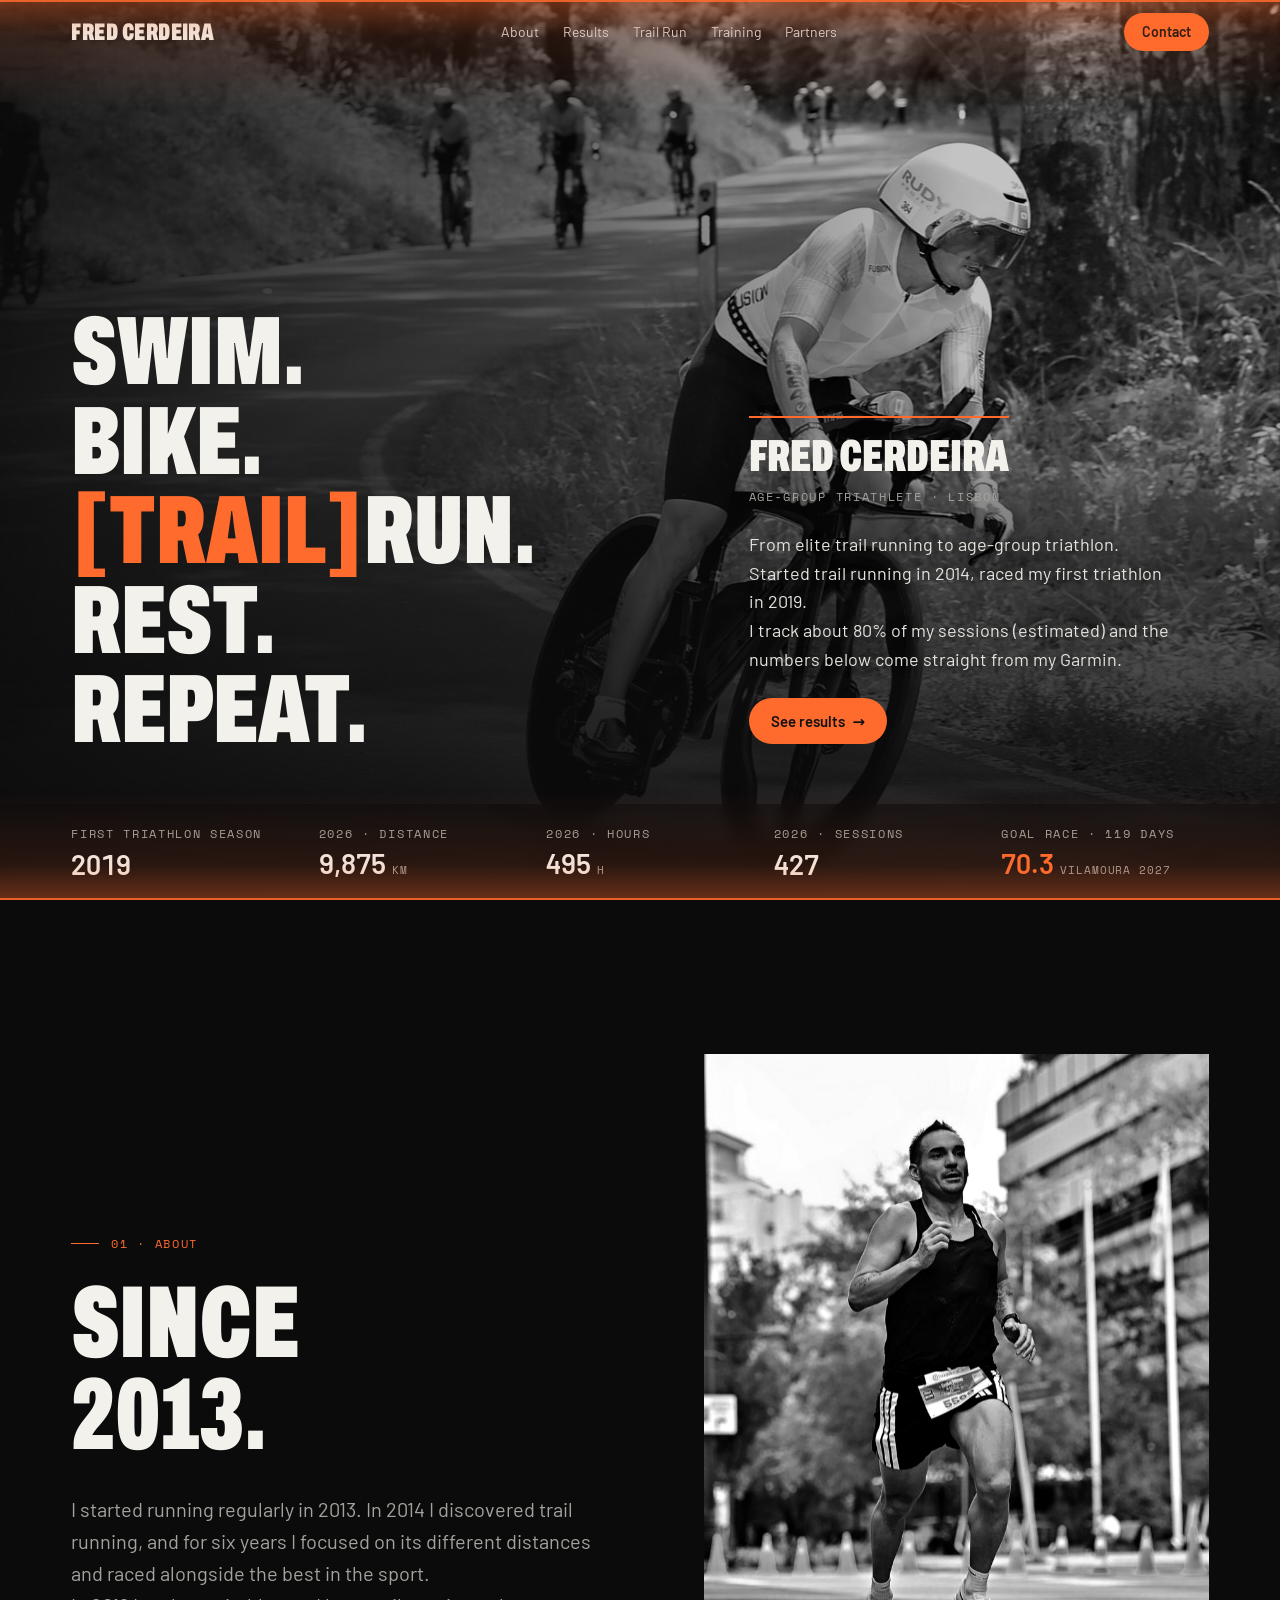
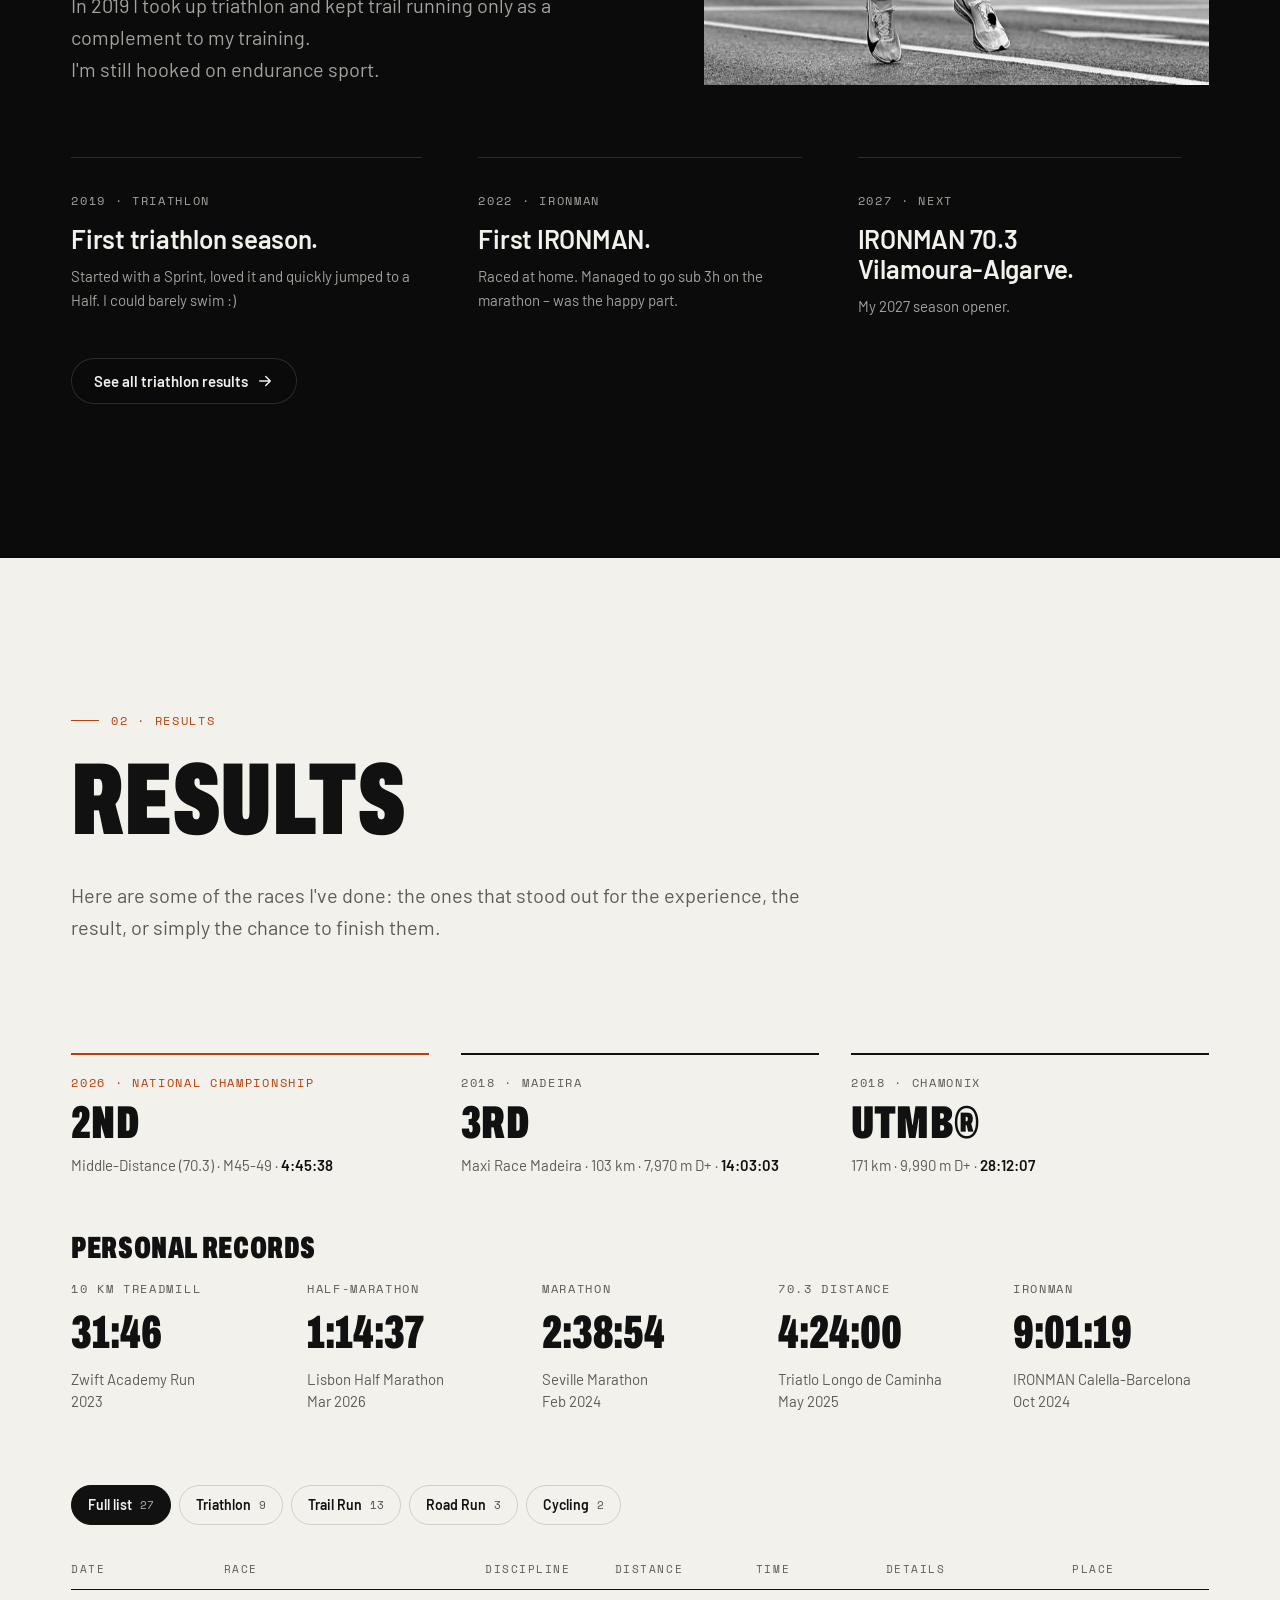
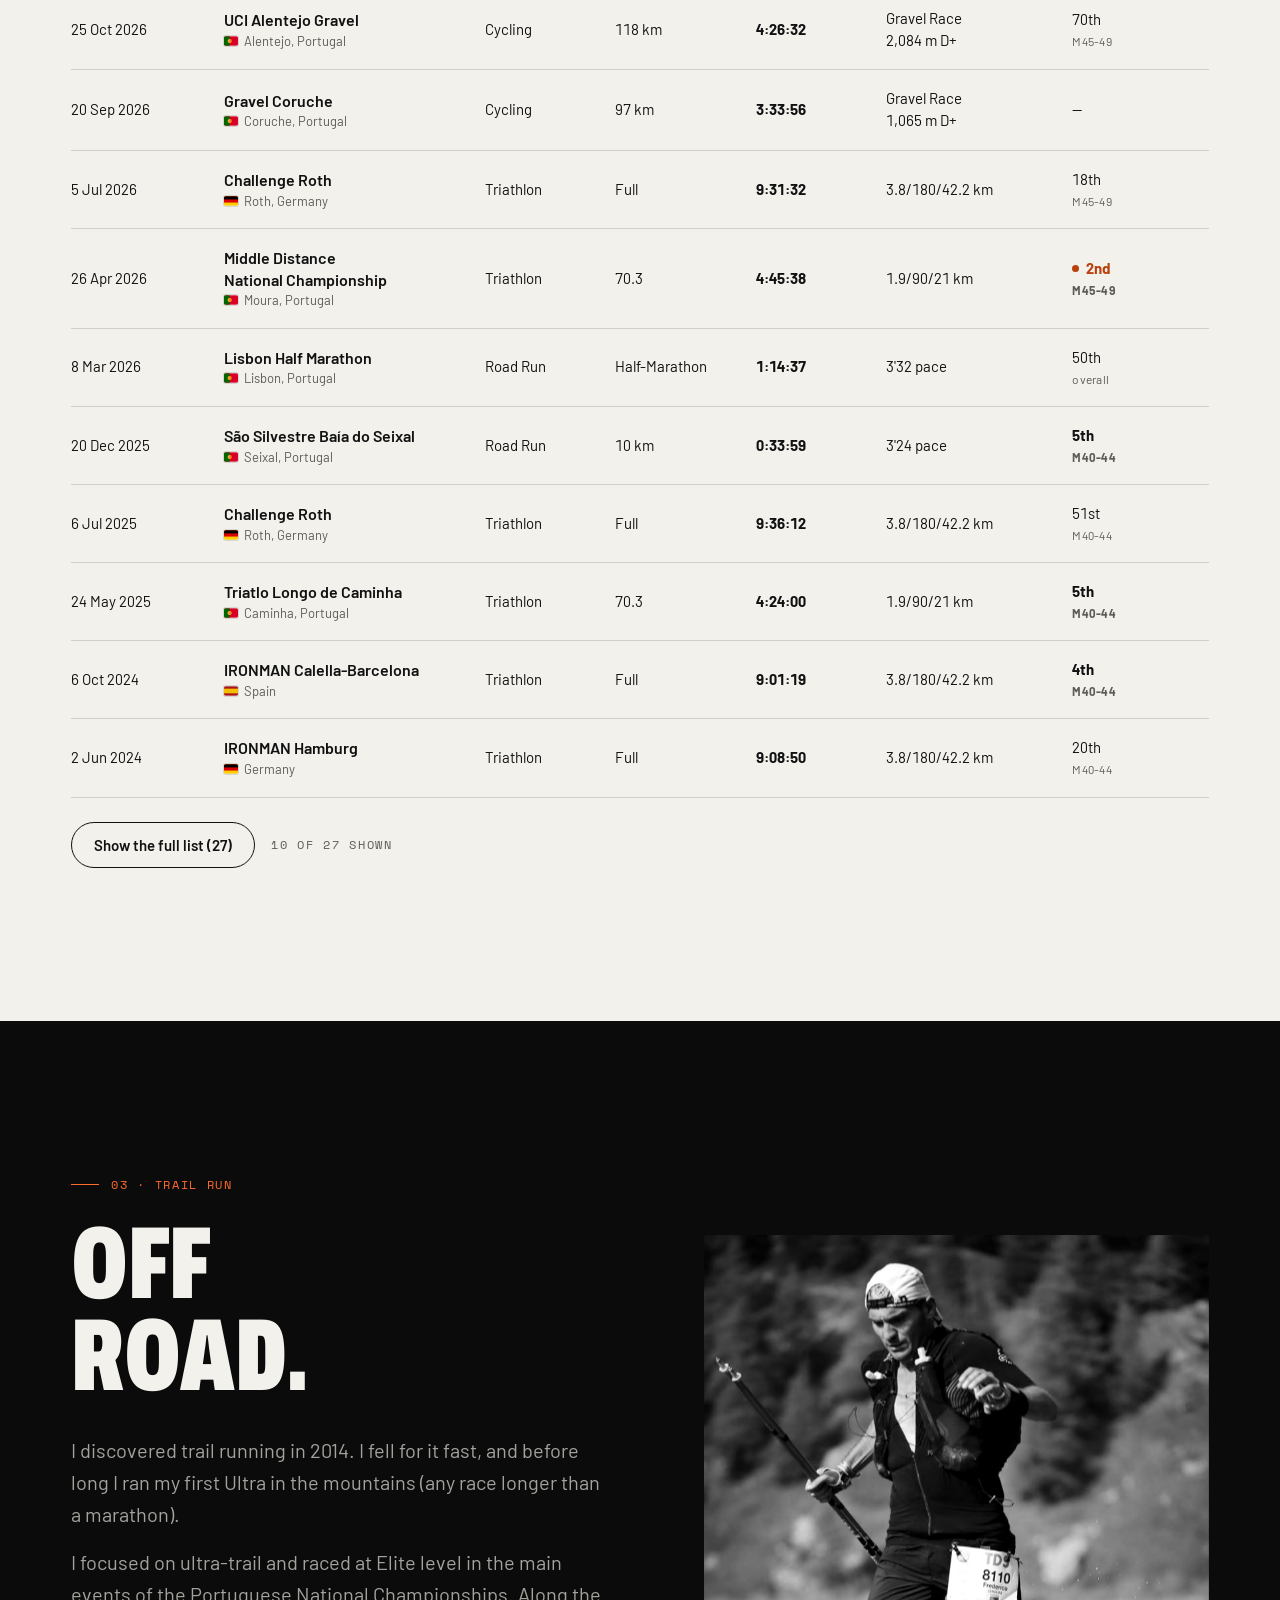
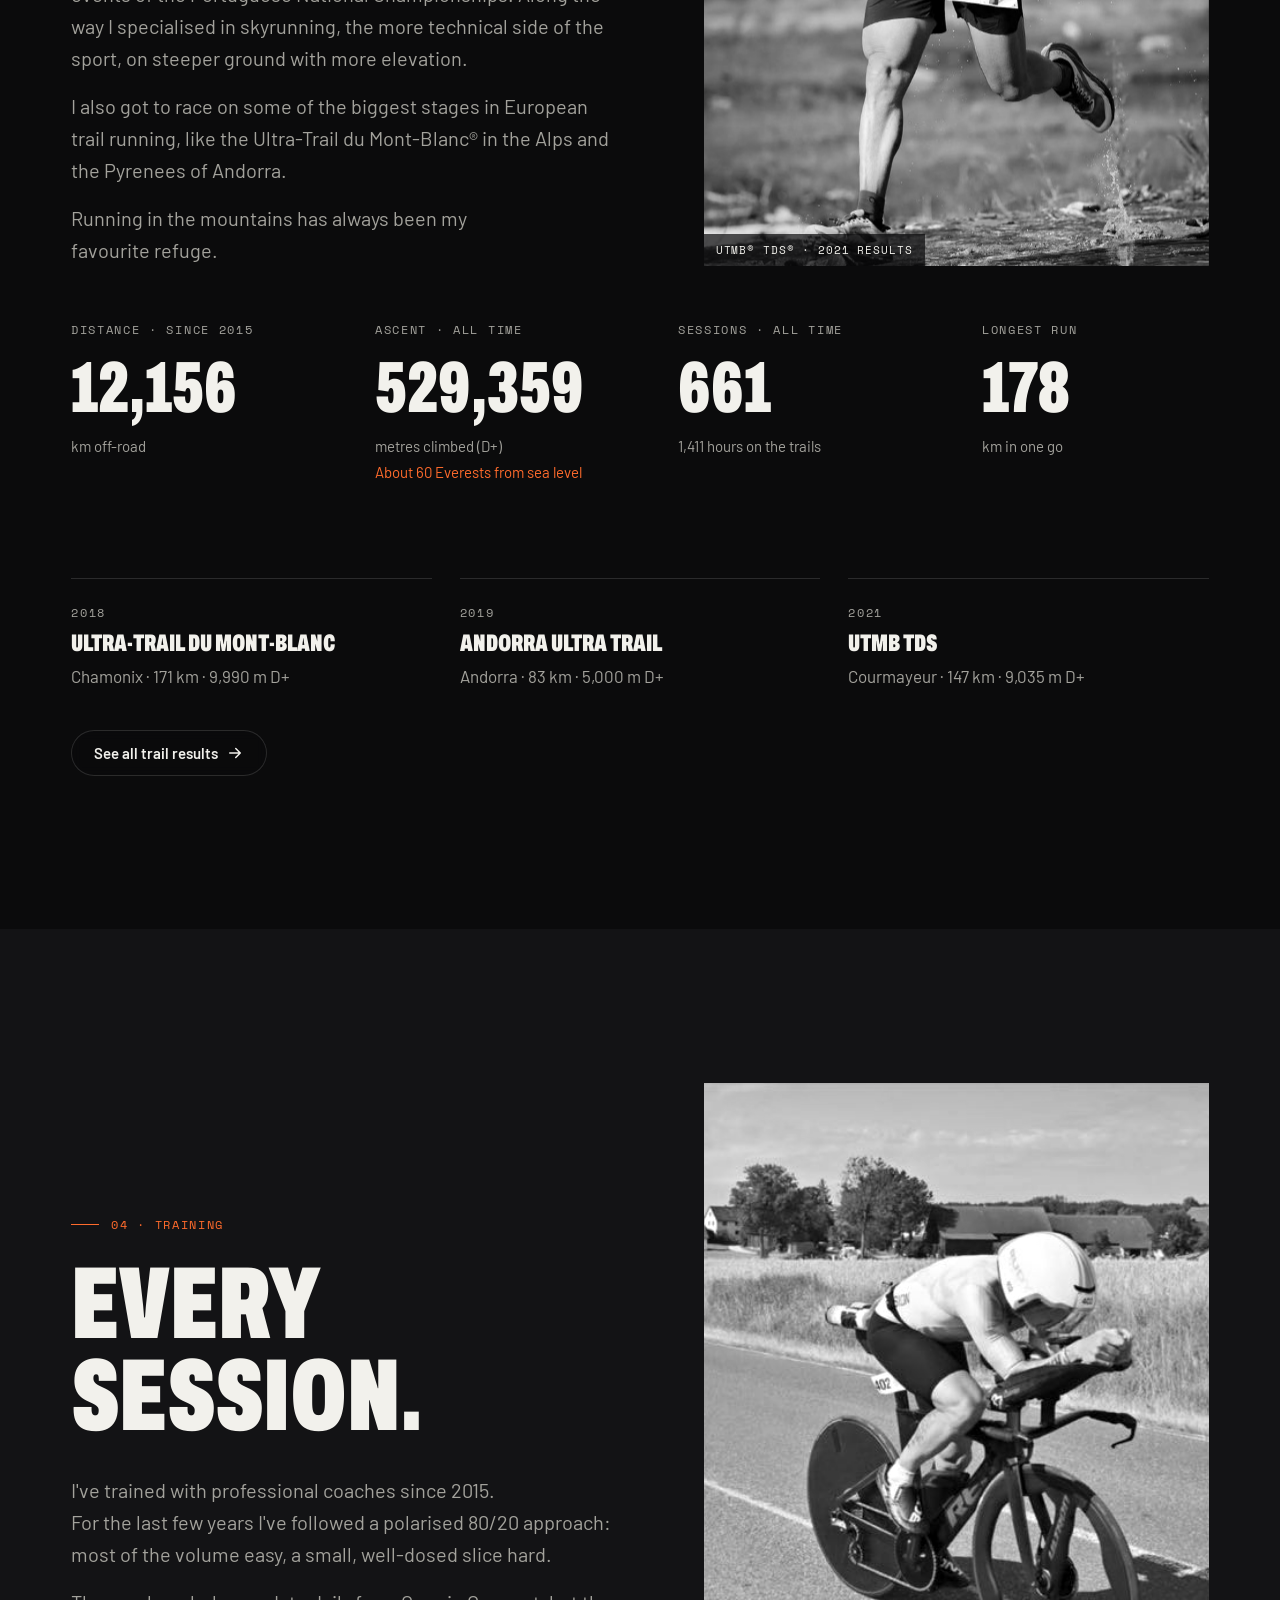
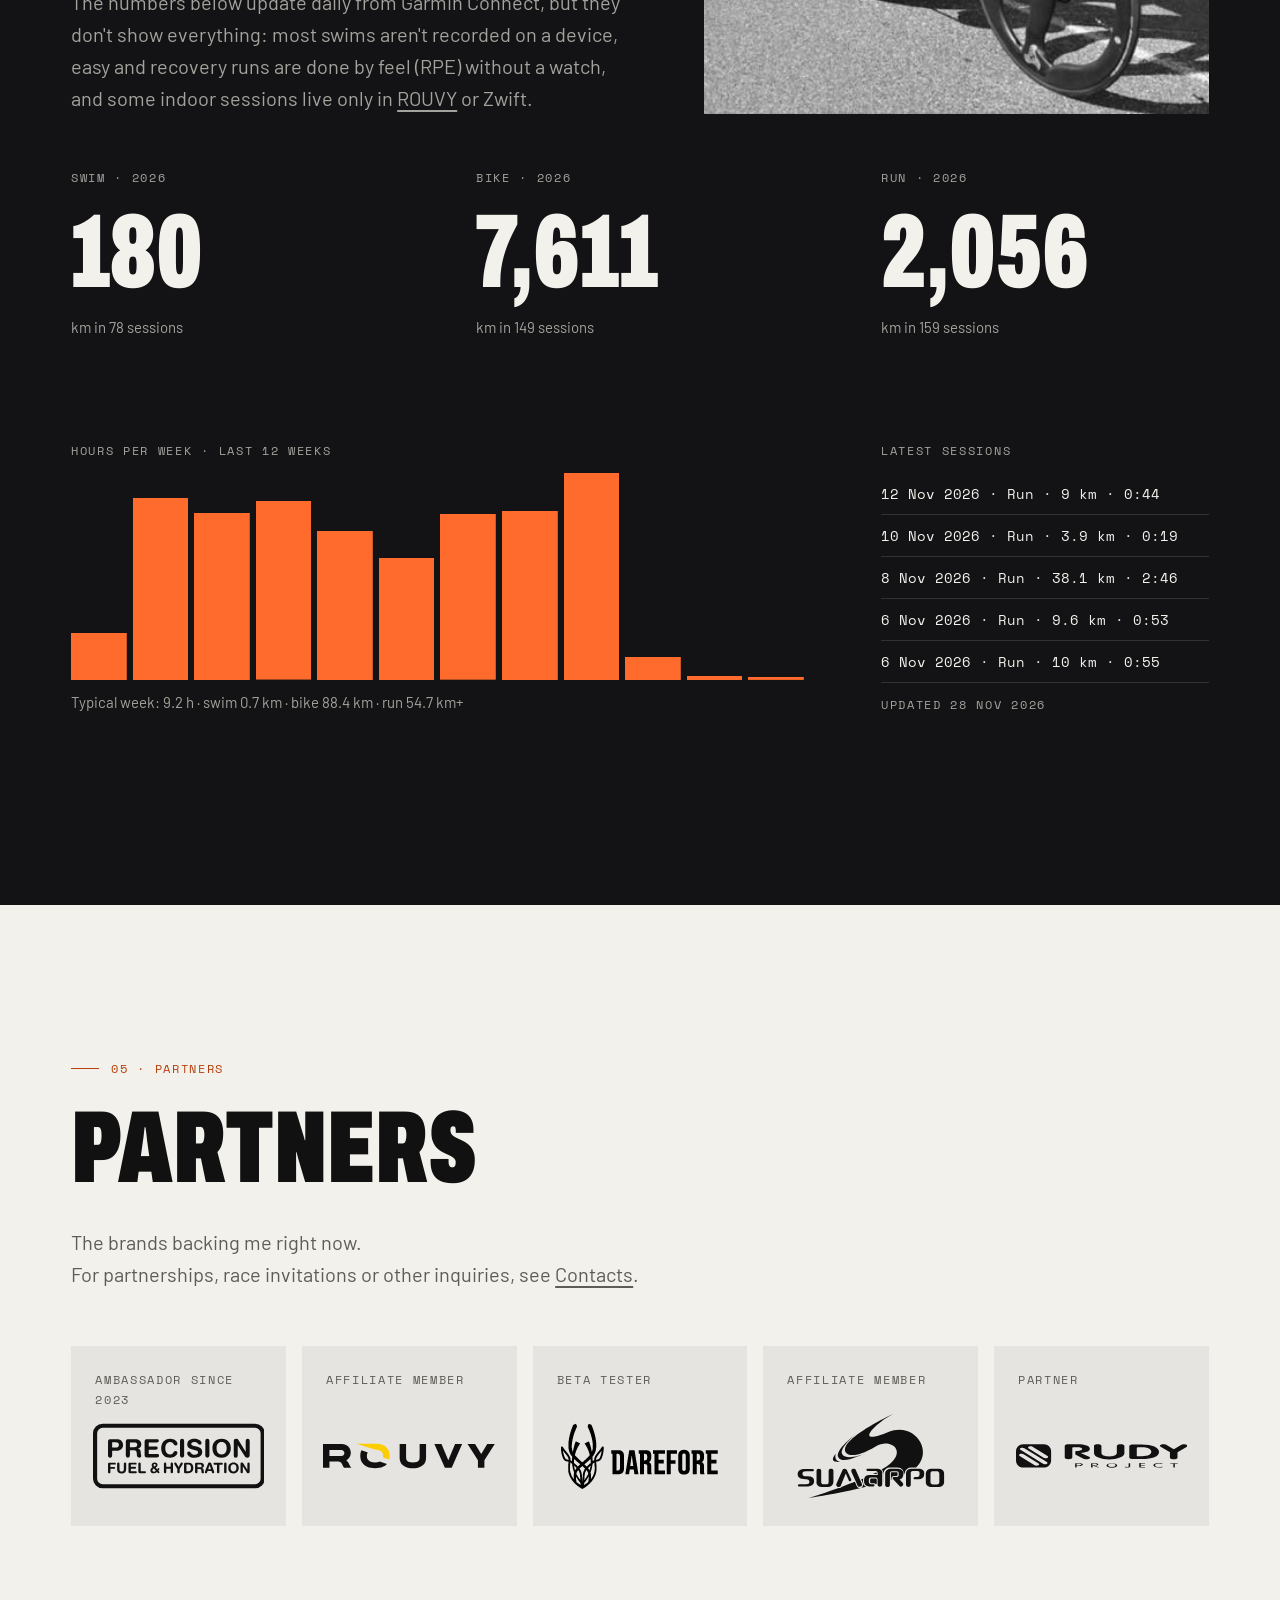
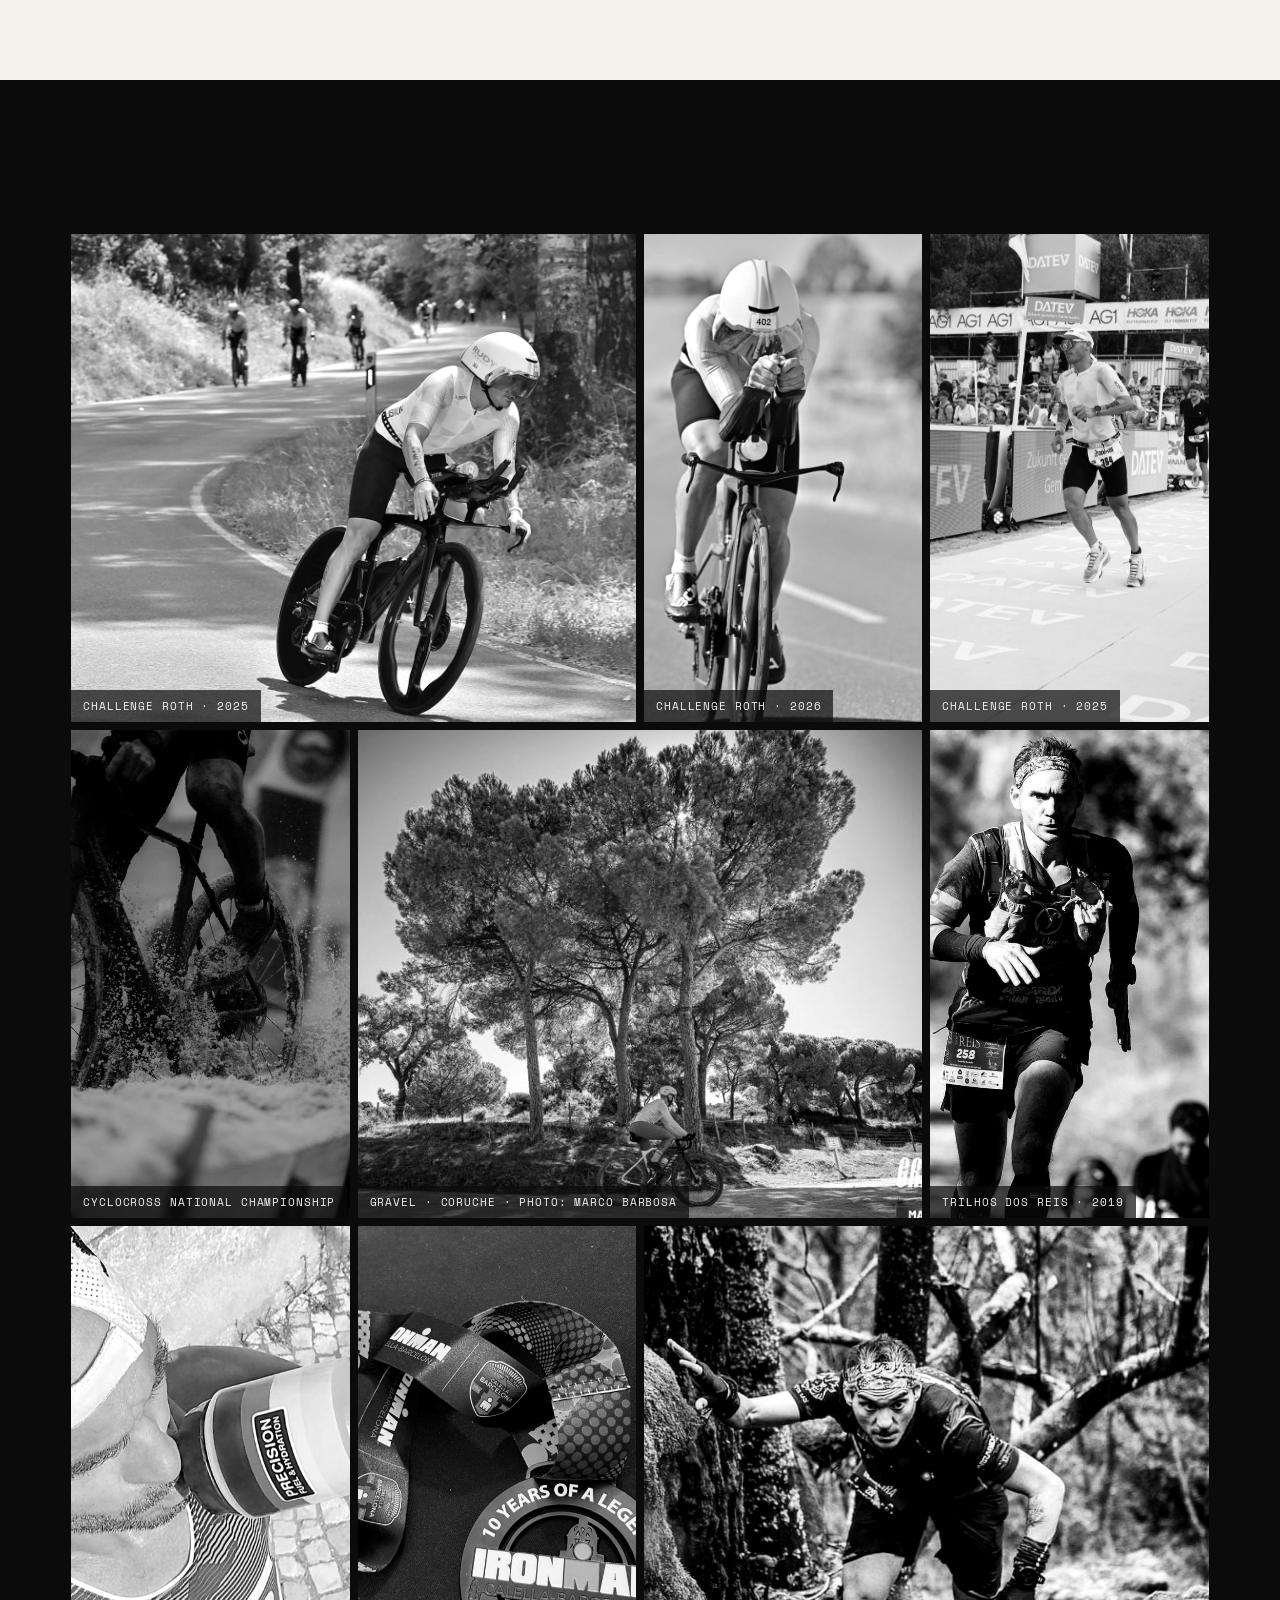
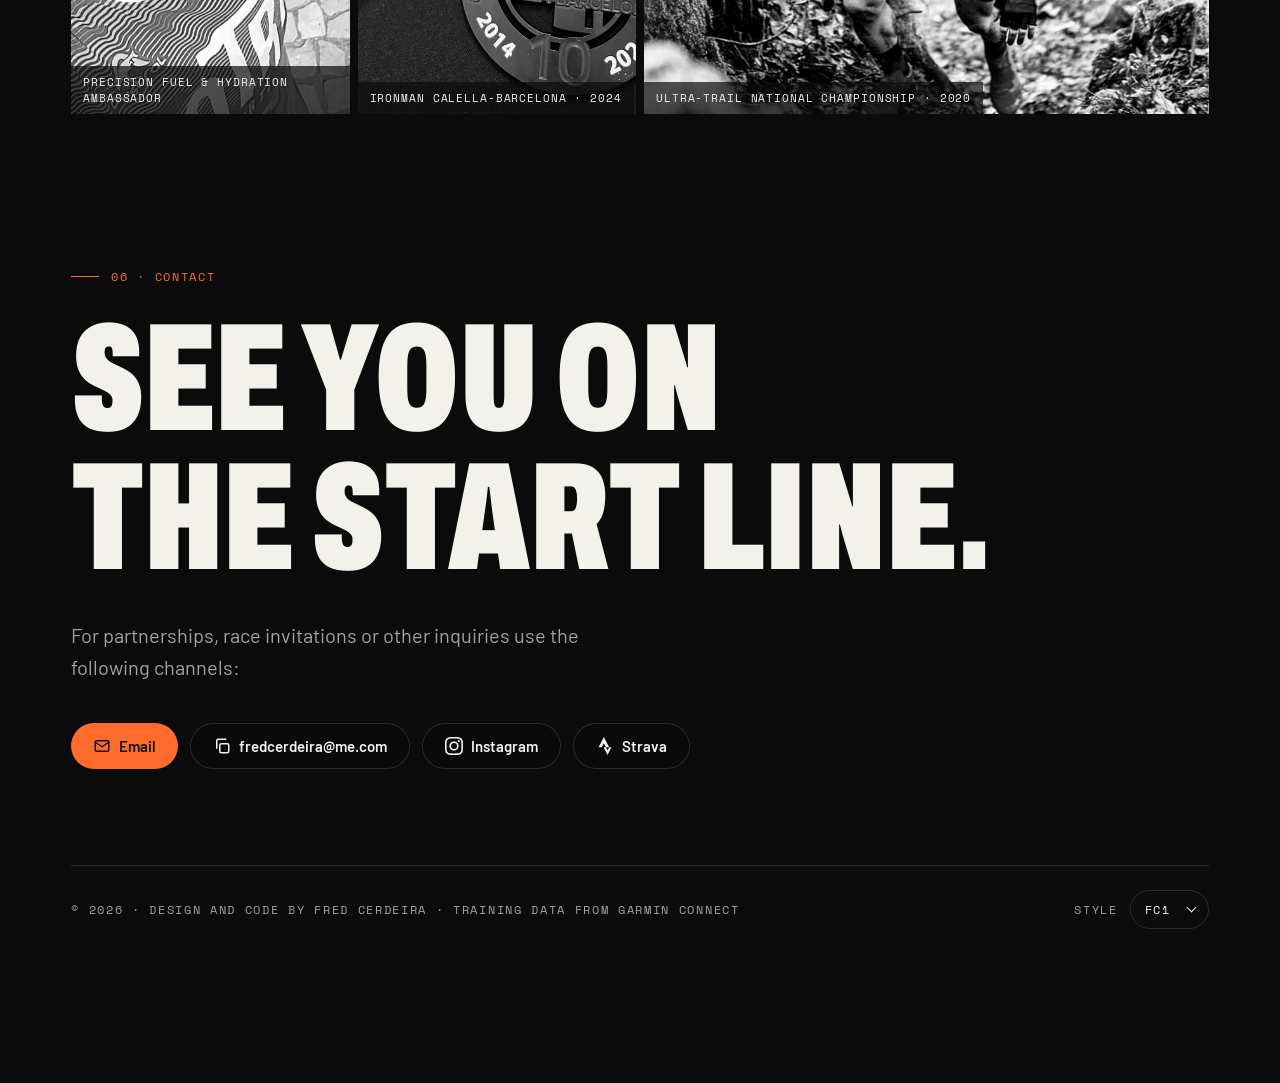
<file: index.html>
<!doctype html>
<html lang="en">
<head>
<meta charset="utf-8">
<meta name="viewport" content="width=device-width, initial-scale=1">
<title>Fred Cerdeira — Triathlete and Trail Runner</title>
<meta name="description" content="Fred Cerdeira, age-group triathlete and former elite trail runner. IRONMAN and UTMB® finisher. Race results, personal records and daily training data.">
<meta name="theme-color" content="#0b0b0c">
<link rel="icon" href="/favicon.ico" sizes="32x32">
<link rel="icon" href="/img/icons/favicon.svg" type="image/svg+xml">
<link rel="apple-touch-icon" href="/img/icons/apple-touch-icon.png">
<link rel="manifest" href="/site.webmanifest">
<link rel="canonical" href="https://fredcerdeira.com/">
<meta property="og:type" content="website">
<meta property="og:url" content="https://fredcerdeira.com/">
<meta property="og:site_name" content="Fred Cerdeira">
<meta property="og:title" content="Fred Cerdeira — Triathlete">
<meta property="og:description" content="Age-group triathlete since 2019. Story, results and training numbers from Garmin, updated daily.">
<meta property="og:image" content="https://fredcerdeira.com/img/og.jpg">
<meta property="og:image:width" content="1200">
<meta property="og:image:height" content="630">
<meta property="og:image:alt" content="Fred Cerdeira on the time-trial bike, descending at Challenge Roth 2025">
<meta property="og:locale" content="en_GB">
<meta name="twitter:card" content="summary_large_image">
<script type="application/ld+json">
{
  "@context": "https://schema.org",
  "@type": "ProfilePage",
  "url": "https://fredcerdeira.com/",
  "name": "Fred Cerdeira — Triathlete and Trail Runner",
  "mainEntity": {
    "@type": "Person",
    "@id": "https://fredcerdeira.com/#fred",
    "name": "Fred Cerdeira",
    "url": "https://fredcerdeira.com/",
    "image": "https://fredcerdeira.com/img/og.jpg",
    "jobTitle": "Age-group triathlete",
    "description": "Age-group triathlete since 2019 and former elite ultra-trail and skyrunning athlete. IRONMAN finisher (9:01:19 at IRONMAN Calella-Barcelona 2024) and UTMB® finisher (171 km, 2018). 2nd M45-49 at the 2026 Portuguese Middle-Distance National Championship.",
    "knowsAbout": ["Triathlon", "IRONMAN", "IRONMAN 70.3", "Trail running", "Ultra-trail", "Skyrunning", "Road running", "Gravel cycling"],
    "sameAs": [
      "https://www.instagram.com/fr3dissimo/",
      "https://www.strava.com/athletes/cerdeira"
    ]
  }
}
</script>
<link rel="preconnect" href="https://fonts.googleapis.com">
<link rel="preconnect" href="https://fonts.gstatic.com" crossorigin>
<link rel="stylesheet" href="https://fonts.googleapis.com/css2?family=Archivo:wdth,wght@62,900&family=Barlow:wght@400;600;700&family=Space+Mono&display=swap">
<link rel="stylesheet" href="site/css/tokens.css">
<link rel="stylesheet" href="site/css/styles.css">
</head>
<body>
<script>document.documentElement.classList.add('js');setTimeout(function(){var d=document.documentElement;if(!d.dataset.motion)d.classList.remove('js')},4000)</script>

<header class="nav">
  <div class="wrap">
    <a href="#top" class="brand">Fred Cerdeira</a>
    <nav id="site-nav" aria-label="Sections">
      <a href="#about">About</a>
      <a href="#results">Results</a>
      <a href="#trail">Trail Run</a>
      <a href="#training">Training</a>
      <a href="#partners">Partners</a>
    </nav>
    <a href="#contact" class="pill pill-solid nav-cta">Contact</a>
    <button type="button" class="menu-btn" aria-expanded="false" aria-controls="site-nav" aria-label="Open menu"><span></span><span></span></button>
  </div>
</header>

<main>
<section id="top" class="hero">
  <div class="hero-bg"><img src="img/bike-descent.jpg" srcset="img/bike-descent-800.jpg 800w, img/bike-descent.jpg 1600w" sizes="(max-aspect-ratio: 3/2) 162vh, 100vw" alt="" data-parallax="0.25" fetchpriority="high"></div>
  <div class="wrap hero-content">
    <h1 class="display">
      <span class="line"><span>Swim.</span></span>
      <span class="line"><span>Bike.</span></span>
      <span class="line"><span><span class="accent">[Trail]</span>Run.</span></span>
      <span class="line"><span>Rest.</span></span>
      <span class="line"><span>Repeat.</span></span>
    </h1>
    <div class="hero-side">
    <p class="hero-name d-55" data-reveal><b>Fred Cerdeira</b><span class="mono">Age&#8209;group triathlete · Lisbon</span></p>
    <p class="lede d-7" data-reveal>From elite trail running to age&#8209;group triathlon.<br>Started trail running in 2014, raced my first triathlon in 2019.<br>I track about 80% of my sessions (estimated) and the numbers below come straight from my Garmin.</p>
    <div class="ctas d-85" data-reveal>
      <a href="#results" class="pill pill-solid">See results <span aria-hidden="true">→</span></a>
    </div>
    </div>
  </div>
  <div class="stats">
    <div class="wrap">
      <div class="stat"><span class="mono">First Triathlon season</span><b>2019</b></div>
      <div class="stat"><span class="mono"><span data-stat="year">2026</span> · distance</span><b><span data-stat="ytd.total.km" data-format="int" data-count>–</span><small>km</small></b></div>
      <div class="stat"><span class="mono"><span data-stat="year">2026</span> · hours</span><b><span data-stat="ytd.total.hours" data-format="int" data-count>–</span><small>h</small></b></div>
      <div class="stat"><span class="mono"><span data-stat="year">2026</span> · sessions</span><b><span data-stat="ytd.total.count" data-format="int" data-count>–</span></b></div>
      <div class="stat"><span class="mono" data-countdown="2027-04-03">Next goal race</span><b class="text-accent">70.3<small>Vilamoura 2027</small></b></div>
    </div>
  </div>
</section>

<section id="about" class="section">
  <div class="wrap">
    <div class="story-grid">
      <div>
        <p class="mono eyebrow" data-reveal>01 · About</p>
        <h2 class="display big" data-reveal>Since<br>2013.</h2>
        <p class="intro d-1" data-reveal>I started running regularly in 2013. In 2014 I discovered trail running, and for six years I focused on its different distances and raced alongside the best in the sport.<br>In 2019 I took up triathlon and kept trail running only as a complement to my training.<br>I'm still hooked on endurance sport.</p>
      </div>
      <div class="story-photo d-15" data-reveal><img src="img/hero-run.jpg" srcset="img/hero-run-800.jpg 800w, img/hero-run.jpg 1200w" sizes="(max-width: 960px) 100vw, 560px" alt="Running in a road race in Lisbon" data-parallax="-0.12" loading="lazy"></div>
    </div>
    <ol class="timeline">
      <li data-scrub><span class="mono muted">2019 · Triathlon</span><h3>First triathlon season.</h3><p>Started with a Sprint, loved it and quickly jumped to a Half. I could barely swim :)</p></li>
      <li data-scrub><span class="mono muted">2022 · IRONMAN</span><h3>First IRONMAN.</h3><p>Raced at home. Managed to go sub 3h on the marathon – was the happy part.</p></li>
      <li data-scrub><span class="mono muted">2027 · Next</span><h3>IRONMAN 70.3 <span class="nw">Vilamoura-Algarve.</span></h3><p>My 2027 season opener.</p></li>
    </ol>
    <p class="see-all" data-reveal><a class="pill pill-line" href="#results-triathlon">See all triathlon results<svg class="icon" viewBox="0 0 24 24" fill="none" stroke="currentColor" stroke-width="2" stroke-linecap="round" stroke-linejoin="round" aria-hidden="true"><path d="M5 12h14M13 6l6 6-6 6"/></svg></a></p>
  </div>
</section>

<section id="results" class="section paper">
  <div class="wrap">
    <p class="mono eyebrow" data-reveal>02 · Results</p>
    <h2 class="display big" data-reveal>Results</h2>
    <p class="intro intro-wide d-1" data-reveal>Here are some of the races I've done: the ones that stood out for the experience, the result, or simply the chance to finish them.</p>
    <div class="hl" aria-labelledby="hl-title">
      <h3 id="hl-title" class="sub-title" data-reveal>Highlights</h3>
      <ol class="hl-list">
        <li class="lead" data-reveal><span class="mono">2026 · National Championship</span><b>2nd</b><p>Middle-Distance (70.3) · M45-49 · <strong>4:45:38</strong></p></li>
        <li class="d-08" data-reveal><span class="mono">2018 · Madeira</span><b>3rd</b><p>Maxi Race Madeira · 103 km · 7,970 m D+ · <strong>14:03:03</strong></p></li>
        <li class="d-16" data-reveal><span class="mono">2018 · Chamonix</span><b>UTMB®</b><p>171 km · 9,990 m D+ · <strong>28:12:07</strong></p></li>
      </ol>
    </div>
    <div class="prs" aria-labelledby="prs-title">
    <h3 id="prs-title" class="sub-title" data-reveal>Personal Records</h3>
    <div class="train-grid pr-grid">
      <div class="tile" data-reveal><span class="mono">10 km Treadmill</span><span class="num">31:46</span><p>Zwift Academy Run <span class="when">2023</span></p></div>
      <div class="tile d-08" data-reveal><span class="mono">Half-Marathon</span><span class="num">1:14:37</span><p>Lisbon Half Marathon <span class="when">Mar 2026</span></p></div>
      <div class="tile d-16" data-reveal><span class="mono">Marathon</span><span class="num">2:38:54</span><p>Seville Marathon <span class="when">Feb 2024</span></p></div>
      <div class="tile d-24" data-reveal><span class="mono">70.3 Distance</span><span class="num">4:24:00</span><p>Triatlo Longo de Caminha <span class="when">May 2025</span></p></div>
      <div class="tile d-32" data-reveal><span class="mono">IRONMAN</span><span class="num">9:01:19</span><p>IRONMAN <span class="nw">Calella-Barcelona</span> <span class="when">Oct 2024</span></p></div>
    </div>
    </div>
    <div class="results" data-results data-src="data/results.json">
      <div class="filters" role="group" aria-label="Filter results by discipline" data-reveal>
        <button type="button" class="chip" data-filter="all" aria-pressed="true">Full list <span data-n></span></button>
        <button type="button" class="chip" data-filter="triathlon" aria-pressed="false">Triathlon <span data-n></span></button>
        <button type="button" class="chip" data-filter="trail" aria-pressed="false">Trail Run <span data-n></span></button>
        <button type="button" class="chip" data-filter="road" aria-pressed="false">Road Run <span data-n></span></button>
        <button type="button" class="chip" data-filter="cycling" aria-pressed="false">Cycling <span data-n></span></button>
        <span class="visually-hidden" data-results-status aria-live="polite"></span>
      </div>
      <div class="res" data-reveal>
        <div class="res-head" aria-hidden="true">
          <span>Date</span><span>Race</span><span>Discipline</span><span>Distance</span><span>Time</span><span data-detail-head>Details</span><span>Place</span>
        </div>
        <ol class="res-list" data-res-list aria-label="Race results">
          <li class="res-row res-empty">Loading results…</li>
        </ol>
      </div>
      <div class="res-more" data-res-more hidden>
        <button type="button" aria-expanded="false" data-res-toggle></button>
        <span class="mono" data-res-count></span>
      </div>
    </div>
  </div>
</section>

<section id="trail" class="section">
  <div class="wrap">
    <div class="story-grid">
      <div>
        <p class="mono eyebrow" data-reveal>03 · Trail Run</p>
        <h2 class="display big" data-reveal>Off<br>road.</h2>
        <p class="intro d-1" data-reveal>I discovered trail running in 2014. I fell for it fast, and before long I ran my first Ultra in the mountains (any race longer than a marathon).</p>
        <p class="intro d-14" data-reveal>I focused on ultra-trail and raced at Elite level in the main events of the Portuguese National Championships. Along the way I specialised in skyrunning, the more technical side of the sport, on steeper ground with more elevation.</p>
        <p class="intro d-18" data-reveal>I also got to race on some of the biggest stages in European trail running, like the Ultra-Trail du Mont-Blanc® in the Alps and the Pyrenees of Andorra.</p>
        <p class="intro d-22" data-reveal>Running in the mountains has always been my favourite refuge.</p>
      </div>
      <figure class="story-photo trail-fig d-15" data-reveal><img class="op-50-20" src="img/trail-tds.jpg" srcset="img/trail-tds-800.jpg 800w, img/trail-tds.jpg 1080w" sizes="(max-width: 960px) 100vw, 560px" alt="Crossing a mountain stream with poles during the TDS trail race" data-parallax="-0.12" loading="lazy"><figcaption><a href="https://itra.run/Races/RaceResults/TDS%C2%AE/2021/72501" target="_blank" rel="noopener">UTMB® TDS® · 2021 results</a></figcaption></figure>
    </div>
    <div class="train-grid trail-grid">
      <div class="tile" data-reveal><span class="mono">Distance · since <span data-stat="trailAllTime.since">–</span></span><span class="num"><span data-stat="trailAllTime.km" data-format="int" data-count>–</span></span><p>km off-road</p></div>
      <div class="tile d-08" data-reveal><span class="mono">Ascent · all time</span><span class="num"><span data-stat="trailAllTime.elevationM" data-format="int" data-count>–</span></span><p>metres climbed (D+)<span class="eq" data-stat-everest="trailAllTime.elevationM"></span></p></div>
      <div class="tile d-16" data-reveal><span class="mono">Sessions · all time</span><span class="num"><span data-stat="trailAllTime.count" data-format="int" data-count>–</span></span><p><span data-stat="trailAllTime.hours" data-format="int">–</span> hours on the trails</p></div>
      <div class="tile d-24" data-reveal><span class="mono">Longest run</span><span class="num"><span data-stat="trailAllTime.longestKm" data-format="int" data-count>–</span></span><p>km in one go</p></div>
    </div>
    <ul class="buildup">
      <li data-reveal><span class="mono muted">2018</span><b>Ultra-Trail du Mont-Blanc</b><span class="muted">Chamonix · 171 km · 9,990 m D+</span></li>
      <li class="d-08" data-reveal><span class="mono muted">2019</span><b>Andorra Ultra Trail</b><span class="muted">Andorra · 83 km · 5,000 m D+</span></li>
      <li class="d-16" data-reveal><span class="mono muted">2021</span><b>UTMB TDS</b><span class="muted">Courmayeur · 147 km · 9,035 m D+</span></li>
    </ul>
    <p class="see-all" data-reveal><a class="pill pill-line" href="#results-trail">See all trail results<svg class="icon" viewBox="0 0 24 24" fill="none" stroke="currentColor" stroke-width="2" stroke-linecap="round" stroke-linejoin="round" aria-hidden="true"><path d="M5 12h14M13 6l6 6-6 6"/></svg></a></p>
  </div>
</section>

<section id="training" class="section section-alt">
  <div class="wrap">
    <div class="story-grid">
      <div>
        <p class="mono eyebrow" data-reveal>04 · Training</p>
        <h2 class="display big" data-reveal>Every<br>session.</h2>
        <p class="intro intro-small" data-reveal>I've trained with professional coaches since 2015.<br>For the last few years I've followed a polarised 80/20 approach: most of the volume easy, a small, well-dosed slice hard.</p>
        <p class="intro intro-small" data-reveal>The numbers below update daily from Garmin Connect, but they don't show everything: most swims aren't recorded on a device, easy and recovery runs are done by feel (RPE) without a watch, and some indoor sessions live only in <a href="https://account.rouvy.com/coupon/FREDERICO" target="_blank" rel="noopener">ROUVY</a> or Zwift.</p>
      </div>
      <div class="story-photo d-15" data-reveal><img class="op-74-50 full" src="img/training-roth.jpg" srcset="img/training-roth-800.jpg 800w, img/training-roth.jpg 1928w" sizes="(max-width: 960px) 100vw, 560px" alt="In the aero position on the time-trial bike at Challenge Roth, 2026" loading="lazy"></div>
    </div>
    <div class="train-grid">
      <div class="tile" data-reveal><span class="mono">Swim · <span data-stat="year">2026</span></span><span class="num"><span data-stat="ytd.swim.km" data-format="int" data-count>–</span></span><p>km in <span data-stat="ytd.swim.count" data-format="int">–</span> sessions</p></div>
      <div class="tile d-08" data-reveal><span class="mono">Bike · <span data-stat="year">2026</span></span><span class="num"><span data-stat="ytd.bike.km" data-format="int" data-count>–</span></span><p>km in <span data-stat="ytd.bike.count" data-format="int">–</span> sessions</p></div>
      <div class="tile d-16" data-reveal><span class="mono">Run · <span data-stat="year">2026</span></span><span class="num"><span data-stat="ytd.run.km" data-format="int" data-count>–</span></span><p>km in <span data-stat="ytd.run.count" data-format="int">–</span> sessions</p></div>
      <div class="tile wide" data-reveal><span class="mono">Hours per week · last 12 weeks</span><div class="weekly" data-stat-weekly></div><p class="week-detail" data-weekly-detail aria-live="polite" hidden></p><p data-weekly-typical>Typical week: <span class="nw" data-stat="typicalWeek.hours" data-format="hours">–</span> · <span class="nw">swim <span data-stat="typicalWeek.swimKm" data-format="km">–</span></span> · <span class="nw">bike <span data-stat="typicalWeek.bikeKm" data-format="km">–</span></span> · <span class="nw">run <span data-stat="typicalWeek.runKm" data-format="km">–</span>+</span></p></div>
      <div class="tile d-08" data-reveal><span class="mono">Latest sessions</span><ul class="recent" data-stat-recent><li>Loading…</li></ul><p class="mono updated">Updated <span data-stat="updatedAt" data-format="date">–</span></p></div>
    </div>
  </div>
</section>

<section id="partners" class="section paper">
  <div class="wrap">
    <p class="mono eyebrow" data-reveal>05 · Partners</p>
    <h2 class="display big" data-reveal>Partners</h2>
    <p class="intro intro-655 d-1" data-reveal>The brands backing me right now.<br>For partnerships, race invitations or other inquiries, see <a href="#contact">Contacts</a>.</p>
    <ul class="partners">
      <li data-reveal><a class="partner" href="https://www.precisionhydration.com/" target="_blank" rel="noopener"><span class="mono">Ambassador since 2023</span><svg xmlns="http://www.w3.org/2000/svg" viewBox="0 0 272.21 102.41" width="100%" height="72" data-name="PF&amp;H Logo" fill="currentColor" role="img" aria-label="Precision Fuel &amp; Hydration"><g id="Layer_2" data-name="Layer 2"><g id="Layer_1-2" data-name="Layer 1"><path d="M23.81,28.41c0-2.92,1.52-3.84,3.84-3.84h10c5.51,0,10,2.72,10,9.12,0,5.24-3.64,9.11-10,9.11H30.37v7.8a3.09,3.09,0,0,1-3.28,3.28,3.09,3.09,0,0,1-3.28-3.28Zm6.56,9.36h6.12c2.64,0,4.6-1.6,4.6-4.08,0-2.88-2-4.08-5.28-4.08H30.37Z"></path><path d="M52,28.41c0-2.92,1.52-3.84,3.84-3.84H66.73c7.79,0,9.87,4.28,9.87,8,0,3.12-1.84,6.2-5,6.92v.07c3.36.48,4,2.92,4,5.84,0,3.32.88,4.56.88,5.92,0,1.52-1.56,2.56-3.08,2.56-3.6,0-3.88-3.48-3.88-4.64,0-5-.91-7.08-4.51-7.08H58.53V50.6a3.28,3.28,0,0,1-6.56,0Zm6.56,9h6.56c2.47,0,5-.64,5-3.88,0-3.08-1.87-3.88-4.75-3.88H58.53Z"></path><path d="M81.77,28.41c0-2.92,1.52-3.84,3.84-3.84H101c1.92,0,3.32.56,3.32,2.64s-1.4,2.64-3.32,2.64H88.33v6.24H99.44c1.72,0,3.08.48,3.08,2.52s-1.36,2.51-3.08,2.51H88.33v7h13c1.92,0,3.32.56,3.32,2.64s-1.4,2.64-3.32,2.64H85.61c-2.32,0-3.84-.92-3.84-3.84Z"></path><path d="M122.17,23.89c7.51,0,11.63,4.72,11.63,7.52a2.68,2.68,0,0,1-3,3c-3.8,0-2.68-5.2-8.67-5.2-4.12,0-7.52,3.56-7.52,9.8,0,5.23,2.08,9.79,7.76,9.79,5.15,0,5-5.52,8.19-5.52,1.6,0,3.2.92,3.2,2.52,0,4.16-5,8.28-11.39,8.28-9,0-14.32-5.16-14.32-15.07C108.09,30.85,112.89,23.89,122.17,23.89Z"></path><path d="M137.89,27.33a3.28,3.28,0,0,1,6.56,0V50.6a3.28,3.28,0,0,1-6.56,0Z"></path><path d="M165.6,36.69c6,1.36,7.52,4.91,7.52,8.27,0,5.2-3.92,9.08-11.83,9.08-8.32,0-12-4.16-12-7.28A2.64,2.64,0,0,1,152,44c3.56,0,2.64,5.2,9.28,5.2,3.39,0,5.27-1.88,5.27-3.8,0-1.16-.56-2.44-2.8-3l-7.39-1.88c-6-1.51-7-4.79-7-7.87,0-6.4,5.92-8.8,11.47-8.8,5.12,0,11.16,2.88,11.16,6.72a2.72,2.72,0,0,1-3,2.6c-3,0-2.48-4.28-8.59-4.28-3,0-4.72,1.4-4.72,3.4s2.4,2.64,4.47,3.12Z"></path><path d="M177.93,27.33a3.28,3.28,0,0,1,6.56,0V50.6a3.28,3.28,0,0,1-6.56,0Z"></path><path d="M203.84,23.89c9.44,0,14.56,6.28,14.56,14.72,0,8.11-4.72,15.43-14.56,15.43-10.31,0-14.55-6.72-14.55-15.43C189.29,30.17,194.41,23.89,203.84,23.89Zm0,24.87c6,0,8-4.64,8-10.15s-2.64-9.44-8-9.44-8,3.92-8,9.44S197.69,48.76,203.84,48.76Z"></path><path d="M223.09,27.89c0-2.72,1.32-3.84,4.12-3.84a3.62,3.62,0,0,1,3.28,1.72L242,44.28H242V27.21a3.16,3.16,0,0,1,6.32,0V49.8c0,2.6-1.12,4.08-3.88,4.08-2.08,0-2.76-.44-3.6-1.76l-11.39-18h-.08V50.72a3.16,3.16,0,1,1-6.32,0Z"></path><path d="M23.81,64c0-1.68.88-2.2,2.21-2.2h8.3c1.11,0,1.91.32,1.91,1.51s-.8,1.52-1.91,1.52H27.59v3.87h5.7c1,0,1.77.27,1.77,1.44s-.78,1.45-1.77,1.45h-5.7v5.18a1.89,1.89,0,0,1-3.78,0Z"></path><path d="M38.21,63.39a1.89,1.89,0,0,1,3.77,0v9.06c0,2.26,1.27,3.27,3.43,3.27s3.43-1,3.43-3.27V63.39a1.89,1.89,0,0,1,3.77,0v8.76c0,4.56-2.81,6.6-7.2,6.6s-7.2-2-7.2-6.6Z"></path><path d="M56.2,64c0-1.68.87-2.2,2.2-2.2h8.86c1.1,0,1.91.32,1.91,1.51s-.81,1.52-1.91,1.52H60v3.59h6.39c1,0,1.77.28,1.77,1.45s-.78,1.45-1.77,1.45H60v4h7.47c1.11,0,1.91.32,1.91,1.51s-.8,1.52-1.91,1.52h-9c-1.33,0-2.2-.53-2.2-2.2Z"></path><path d="M71.86,63.39a1.89,1.89,0,0,1,3.77,0v11.8h6.3c1.08,0,2,.55,2,1.59s-.88,1.58-2,1.58H74.07c-1.34,0-2.21-.53-2.21-2.2Z"></path><path d="M101.73,72.48a14.82,14.82,0,0,1,.89-1.66,1.52,1.52,0,0,1,1.2-.71,1.46,1.46,0,0,1,1.49,1.31,5.71,5.71,0,0,1-1.7,3.08L105,76.16a1.41,1.41,0,0,1,.32.92,1.57,1.57,0,0,1-1.72,1.44,1.4,1.4,0,0,1-1.13-.64l-1.06-1.22a7.21,7.21,0,0,1-5.33,2c-3.61,0-5.15-2.37-5.15-4.57,0-2.46,1.58-4.07,3.61-5.06a4.94,4.94,0,0,1-1.59-3.29c0-2.65,2.14-4.09,4.6-4.09,3.63,0,4.76,2.27,4.76,4a4.75,4.75,0,0,1-2.87,4.14Zm-5.18-1.41c-1.33.74-2.27,1.57-2.27,2.74A2.1,2.1,0,0,0,96.53,76a4.4,4.4,0,0,0,3-1.4Zm1-3.17c.76-.46,1.88-1.1,1.88-2.39A1.61,1.61,0,0,0,97.68,64,1.55,1.55,0,0,0,96,65.46C96,66.61,96.67,67.19,97.52,67.9Z"></path><path d="M112.34,63.39a1.89,1.89,0,0,1,3.77,0v4.69H123V63.39a1.89,1.89,0,0,1,3.77,0V76.78a1.89,1.89,0,0,1-3.77,0V71.26h-6.86v5.52a1.89,1.89,0,0,1-3.77,0Z"></path><path d="M133.64,71.9,129,64.22a1.88,1.88,0,0,1-.32-1,1.78,1.78,0,0,1,1.91-1.72,1.71,1.71,0,0,1,1.7,1.1l3.29,6,3.26-6a1.63,1.63,0,0,1,1.63-1.1,1.77,1.77,0,0,1,1.87,1.72,1.89,1.89,0,0,1-.33,1l-4.62,7.68v4.88a1.89,1.89,0,0,1-3.77,0Z"></path><path d="M144.31,64c0-1.68.88-2.2,2.21-2.2h4.6c4.12,0,7.89,1.79,7.89,8.27,0,5.25-2.92,8.28-8,8.28h-4.53a1.92,1.92,0,0,1-2.21-2.2Zm3.77,11.32h3.18c3,0,4-2.69,4-5.25,0-3.26-1.25-5.24-4-5.24h-3.15Z"></path><path d="M161.77,64c0-1.68.87-2.2,2.21-2.2h6.28c4.48,0,5.68,2.46,5.68,4.6a3.94,3.94,0,0,1-2.86,4v.05c1.94.28,2.28,1.68,2.28,3.36a22.14,22.14,0,0,0,.51,3.4,1.67,1.67,0,0,1-1.77,1.47c-2.07,0-2.23-2-2.23-2.67,0-2.89-.53-4.07-2.6-4.07h-3.73v4.86a1.89,1.89,0,0,1-3.77,0Zm3.77,5.16h3.77c1.43,0,2.85-.37,2.85-2.24s-1.08-2.23-2.73-2.23h-3.89Z"></path><path d="M182.52,62.66a1.71,1.71,0,0,1,1.84-1.15h.89a1.87,1.87,0,0,1,2,1.38l4.55,12.67A5,5,0,0,1,192.2,77a1.72,1.72,0,0,1-1.77,1.65,1.63,1.63,0,0,1-1.71-1l-1-2.76h-6.07l-1,2.76a1.52,1.52,0,0,1-1.68,1A1.61,1.61,0,0,1,177.27,77a5,5,0,0,1,.37-1.45Zm2.27,2.94h0l-2.23,6.65h4.41Z"></path><path d="M196.5,65h-3.56c-1.09,0-2-.55-2-1.59s.87-1.58,2-1.58h10.89c1.09,0,2,.55,2,1.58s-.87,1.59-2,1.59h-3.56v11.8a1.89,1.89,0,0,1-3.77,0Z"></path><path d="M207.82,63.39a1.89,1.89,0,0,1,3.77,0V76.78a1.89,1.89,0,0,1-3.77,0Z"></path><path d="M222.72,61.42c5.43,0,8.37,3.61,8.37,8.46,0,4.67-2.72,8.87-8.37,8.87-5.93,0-8.37-3.86-8.37-8.87C214.35,65,217.29,61.42,222.72,61.42Zm0,14.3c3.42,0,4.6-2.67,4.6-5.84s-1.52-5.43-4.6-5.43-4.6,2.25-4.6,5.43S219.18,75.72,222.72,75.72Z"></path><path d="M233.78,63.71c0-1.56.76-2.2,2.37-2.2a2.1,2.1,0,0,1,1.89,1l6.6,10.64h0V63.32a1.82,1.82,0,0,1,3.64,0v13c0,1.49-.65,2.34-2.23,2.34-1.2,0-1.59-.25-2.07-1L237.46,67.3h0v9.54a1.82,1.82,0,0,1-3.64,0Z"></path><path d="M256.91,102.41H15.3A15.31,15.31,0,0,1,0,87.11V15.3A15.31,15.31,0,0,1,15.3,0H256.91a15.32,15.32,0,0,1,15.3,15.3V87.11A15.32,15.32,0,0,1,256.91,102.41ZM15.3,6.6a8.71,8.71,0,0,0-8.7,8.7V87.11a8.71,8.71,0,0,0,8.7,8.7H256.91a8.71,8.71,0,0,0,8.7-8.7V15.3a8.71,8.71,0,0,0-8.7-8.7Z"></path></g></g></svg></a></li>
      <li class="d-08" data-reveal><a class="partner" href="https://account.rouvy.com/coupon/FREDERICO" target="_blank" rel="noopener"><span class="mono">Affiliate Member</span><svg xmlns="http://www.w3.org/2000/svg" viewBox="54 52 800 115" width="100%" height="72" role="img" aria-label="ROUVY"><path d="M818.977 54.0547L790.896 100.273L762.323 54.0547H727.318L775.607 129.318V164.483H805.711V129.318L854 54.0547H818.977Z" fill="currentColor"/><path d="M637.571 129.664L605.828 54.0547H572.754L621.608 164.483H653.57L701.896 54.0547H669.187L637.571 129.664Z" fill="currentColor"/><path d="M504.051 115.132C504.051 121.998 502.757 127.151 500.225 130.429C497.619 133.798 494.193 136.038 489.747 137.295C484.79 138.697 479.068 139.389 472.727 139.389C466.386 139.389 460.281 138.679 455.215 137.276C450.678 136.02 447.234 133.798 444.701 130.447C442.205 127.151 440.929 121.998 440.929 115.114V54.0547H410.972V117.336C410.972 124.547 412.047 131.012 414.179 136.512C416.329 142.102 419.39 146.891 423.272 150.77C427.098 154.595 431.69 157.727 436.92 160.076C442.004 162.37 447.69 164.046 453.812 165.047C459.771 166.031 466.131 166.522 472.727 166.522C479.324 166.522 485.301 166.031 491.113 165.047C497.072 164.046 502.666 162.37 507.75 160.094C512.962 157.745 517.59 154.631 521.508 150.825C525.517 146.928 528.651 142.12 530.82 136.512C532.952 130.994 534.027 124.547 534.027 117.336V54.0547H504.069V115.151L504.051 115.132Z" fill="currentColor"/><path d="M318.282 135.332C317.772 135.568 317.244 135.805 316.715 136.005C310.957 138.282 304.124 139.447 296.379 139.447C288.635 139.447 281.838 138.282 275.934 135.987C270.248 133.784 265.948 130.579 262.796 126.154C259.716 121.856 258.167 116.211 258.167 109.382C258.167 102.553 259.698 97.0533 262.704 92.7738L233.458 83.1405C229.959 87.9116 227.736 97.4721 227.736 109.382C227.736 121.291 230.542 131.507 236.063 140.048C241.603 148.589 249.639 155.254 259.989 159.825C270.084 164.286 282.33 166.563 296.397 166.563C310.465 166.563 322.838 164.304 332.879 159.825C340.477 156.438 346.837 151.921 351.884 146.331L318.301 135.332H318.282Z" fill="currentColor"/><path d="M316.391 82.63C321.931 84.8699 326.14 88.1113 329.256 92.5365C332.299 96.8523 333.83 102.498 333.83 109.345C333.83 111.748 333.629 114.007 333.247 116.101L362.658 125.734C364.024 120.653 364.717 115.172 364.717 109.326C364.717 97.4169 361.911 87.0551 356.389 78.5144C350.85 69.9737 342.832 63.3087 332.554 58.7379C322.514 54.2763 310.232 52 296.073 52H210.173L294.251 79.1154C301.977 79.1154 310.633 80.299 316.373 82.6118L316.391 82.63Z" fill="#FCCD00"/><path d="M174.231 144.196C170.295 135.546 164.646 131.613 162.332 130.302C174.96 123.418 183.524 110.034 183.524 94.6458C183.524 72.2287 165.338 54.0547 142.907 54.0547H54V164.483H83.9575V135.237H123.737C137.768 135.292 142.05 145.945 145.549 153.429C149.066 160.95 152.51 164.465 152.51 164.465H186.148C179.843 156.234 178.586 153.775 174.231 144.178V144.196ZM83.9575 109.524V81.0062H139.317C147.207 81.0062 153.585 87.398 153.585 95.2649C153.585 103.132 147.189 109.524 139.317 109.524H83.9575Z" fill="currentColor"/></svg></a></li>
      <li class="d-16" data-reveal><a class="partner" href="https://darefore.com/ride/" target="_blank" rel="noopener"><span class="mono">Beta Tester</span><img src="img/partners/darefore.png" alt="Darefore" width="157" height="66"></a></li>
      <li class="d-24" data-reveal><a class="partner" href="https://eu.sumarpo.com/" target="_blank" rel="noopener"><span class="mono">Affiliate Member</span><svg xmlns="http://www.w3.org/2000/svg" viewBox="4.8 1.1 125.7 72.1" width="100%" height="84" fill="currentColor" role="img" aria-label="Sumarpo"><path d="M62.4,35.1c-4.3,1.9-16.2,5.8-19.3,0.6c-3.2-5.4,11.9-17.5,11.9-17.5S36,32.1,39.8,38.4 C43.3,44.1,57.6,37.2,62.4,35.1z"/><path d="M41.2,42.2c-5.2-0.9-4.1-6.4-3.5-7.1C30.2,43.7,41.2,42.2,41.2,42.2z"/><path d="M72.7,52c0-0.3-0.1-0.6-0.4-0.7c-0.9,0.4-1.9,0.9-2.9,1.4h3.3V52z"/><path d="M60.9,59.3v-1.3c0-0.5,0.1-1.1,0.2-1.6c-0.6,0.2-1.2,0.5-1.8,0.7l1.5,3.4 c0.1,0.4,0.2,0.8,0.2,1.2c0,1.0-0.4,1.8-1.2,2.4c-0.5,0.3-1.1,0.6-1.8,0.6c-1.1,0-2.0-0.5-2.4-1.5l-1.7-3.9 c-3.8,1.5-7.8,3.0-11.5,4.4c-0.3,0.5-1.0,0.9-2.1,0.9c-0.1,0-0.2-0.0-0.3-0.0c-14.0,5.0-25.6,8.6-25.6,8.6 s24.7-3.7,49.1-9.7c-0.0-0.0-0.0-0.0-0.0-0.0C61.6,62.6,60.9,61.2,60.9,59.3z"/><path d="M86.3,54.8c0.3-0.2,0.8-0.3,1.2-0.4l2.0,0c0.2,0,0.4-0.0,0.6-0.2c0.2-0.1,0.4-0.4,0.4-0.8 v-1.7c0-0.2,0-0.6-1.0-0.6h-3.7c-1.0,0-1.0,0.4-1.0,0.6v5.9c0.2-0.0,0.4-0.1,0.7-0.2 c-0.1-0.2-0.2-0.5-0.2-0.8C85.3,55.7,85.7,55.1,86.3,54.8z"/><path d="M96.7,52.0c0.1-1.7,0.8-3.1,2.2-4.0c1.0-0.6,2.0-1.0,3.1-1.0h4.5 c0.5-0.4,1.0-0.9,1.4-1.4c12.9-15.1-4.1-37.9-25.3-29.0c-28.9,12.1-14.1-5.6,4.0-15.5 c0,0-47.2,21.9-40.4,33.0c0,0,3.8,7.8,25.9-5.4c11.7-7.1,26.3,3.0,11.8,15.3c-1.7,1.5-4.2,3.1-7.0,4.7 c1.0,0.9,1.5,2.2,1.5,3.7v7.0c0.0-0.0,0.1-0.0,0.1-0.0v-7.0c0-0.0,0.0-0.1,0.0-0.3c0.1-1.7,0.8-3.1,2.2-4 c0.9-0.6,2.0-1.0,3.1-1.0h6.3c2.2,0,3.9,0.7,4.9,2.1c0.5,0.8,0.8,1.6,0.8,2.5v1.2 c0.0-0.0,0.1-0.0,0.1-0.0v-0.5C96.7,52.4,96.7,52.2,96.7,52.0z"/><path d="M72.3,56.7c-0.2-0.1-0.4-0.2-0.6-0.2h-3.7c-0.2,0-0.4,0.0-0.6,0.2 c-0.2,0.2-0.4,0.4-0.4,0.8v2.0c0,0.3,0.1,0.6,0.4,0.8c0.2,0.1,0.4,0.2,0.6,0.2h1.8c0.4,0,0.9,0.1,1.3,0.3 c0.2,0.1,0.4,0.3,0.5,0.4c0.3-0.1,0.7-0.2,1.1-0.3v-3.6C72.7,57.2,72.6,56.9,72.3,56.7z"/><path d="M16.5,55.0c-0.8-0.3-2.1-0.5-3.7-0.5c-1.0,0-1.6-0.0-2.0-0.0c-1.5-0.3-1.9-1.3-1.9-2.1 c0-0.9,0.5-1.6,1.4-1.9c0.6-0.1,1.8-0.2,3.5-0.2h3.7c0.3,0,0.5-0.0,0.8-0.2c0.3-0.2,0.5-0.4,0.5-0.8 c0-0.3-0.1-0.6-0.5-0.8c-0.2-0.1-0.5-0.2-0.8-0.2h-5.4c-1.9,0-3.4,0.1-4.3,0.4c-2.0,0.6-3,1.9-3,3.9 c0,3,2.1,4.4,6.6,4.4c2.9,0,3.5,1.2,3.5,2.2c0,1-0.5,1.7-1.4,2c-0.6,0.1-1.7,0.2-3.5,0.2H6.3 c-0.2,0-0.5,0.0-0.8,0.2c-0.3,0.2-0.5,0.4-0.5,0.8c0,0.2,0.0,0.5,0.5,0.8c0.2,0.1,0.5,0.2,0.8,0.2h5.4 c4.9,0,7.2-1.4,7.2-4.5C19.0,56.9,18.2,55.6,16.5,55.0z"/><path d="M22.5,62.8c0.9,0.6,1.8,0.9,2.7,0.9h5.8c0.9,0,1.8-0.3,2.7-0.9c1.2-0.8,1.7-1.9,1.8-3.5 v-9.4c0-0.6-0.2-1.1-0.8-1.5c-0.8-0.5-1.7-0.5-2.5-0.0c-0.5,0.3-0.8,0.8-0.8,1.5v9.8c0,0.6-0.2,1.1-0.8,1.5 c-0.3,0.2-0.7,0.3-1.1,0.3h-2.6c-0.4,0-0.8-0.1-1.1-0.3c-0.5-0.3-0.8-0.9-0.8-1.5v-9.8c0-0.6-0.2-1.1-0.8-1.5 c-0.4-0.2-0.8-0.4-1.2-0.4c-0.4,0-0.8,0.1-1.2,0.4c-0.5,0.3-0.8,0.8-0.8,1.5v9.4 C20.7,60.8,21.3,62.0,22.5,62.8z"/><path d="M46.9,49.0c-0.0-0.0-0.1-0.1-0.2-0.2c-0.5-0.5-1.0-0.8-1.7-0.8c-0.8,0-1.3,0.3-1.6,0.9 l-5.3,12.0c-0.1,0.3-0.2,0.6-0.2,0.8c0,0.8,0.3,1.3,1.1,1.8c0.3,0.1,0.7,0.2,1.1,0.2c0.8,0,1.3-0.3,1.6-0.9 l4.4-10.6l2.7,6.1c0.1,0.4,0.4,0.6,0.9,0.6c0.2,0,0.5-0.0,0.7-0.2c0.3-0.2,0.5-0.5,0.5-0.9 c0-0.2-0.0-0.3-0.1-0.5L46.9,49.0z"/><path d="M59.9,60.9l-1.5-3.4l-3.8-8.6c-0.2-0.6-0.8-0.9-1.6-0.9c-0.4,0-0.9,0.1-1.3,0.4 c-0.6,0.3-0.8,0.8-0.8,1.6c0,0.3,0.0,0.6,0.1,0.8l3.6,8.1l1.7,3.8c0.2,0.6,0.8,0.9,1.6,0.9 c0.4,0,0.9-0.1,1.3-0.4c0.6-0.3,0.8-0.8,0.8-1.6C60.1,61.5,60.1,61.2,59.9,60.9z"/><path d="M76.3,49.1c-0.1-0.0-0.1-0.1-0.2-0.2c-0.8-0.6-1.8-0.9-2.7-0.9h-8.3 c-0.2,0-0.5,0.0-0.8,0.2c-0.3,0.2-0.5,0.4-0.5,0.8c0,0.3,0.1,0.6,0.5,0.8c0.2,0.1,0.5,0.2,0.8,0.2h6.6 c0.4,0,0.8,0.1,1.1,0.4c0.1,0.0,0.2,0.2,0.3,0.3c0.2,0.3,0.4,0.7,0.4,1.2v1.5h-6.2h-1.1 c-0.9,0-1.8,0.2-2.7,0.8c-0.5,0.4-0.9,0.8-1.2,1.4c-0.3,0.6-0.5,1.3-0.5,2.1v1.3c0,1.5,0.5,2.7,1.7,3.5 c0.2,0.2,0.5,0.3,0.8,0.4c0.6,0.2,1.2,0.4,1.8,0.4h3.4c0.2,0,0.5-0.0,0.8-0.2c0.4-0.2,0.5-0.6,0.5-0.8 c0-0.3-0.1-0.6-0.5-0.8c-0.0-0.0-0.0-0.0-0.0-0.0c-0.2-0.1-0.5-0.2-0.7-0.2h-1.8c-0.4,0-0.8-0.1-1.1-0.4 c-0.5-0.4-0.8-0.9-0.8-1.5v-2.0c0-0.6,0.2-1.1,0.8-1.5c0.3-0.2,0.7-0.3,1.1-0.3h3.7c0.4,0,0.8,0.1,1.1,0.3 c0.5,0.3,0.8,0.9,0.8,1.5v3.3v0.9c0,0.6,0.2,1.1,0.7,1.5c0.8,0.5,1.6,0.5,2.5,0c0.5-0.3,0.8-0.8,0.8-1.5 v-2.1v-7.3C77.8,51.0,77.3,49.9,76.3,49.1z"/><path d="M94.3,56.2c0.7-0.7,1.1-1.7,1.2-2.7c0.0-0.1,0.0-0.2,0.0-0.4v-1.3c0-0.7-0.2-1.4-0.7-2.0 c-0.8-1.1-2.2-1.7-4.2-1.7h-6.3c-0.9,0-1.7,0.2-2.6,0.8c-1.1,0.7-1.7,1.8-1.8,3.3l-0.0,0.3v6.7v2.8 c0,0.6,0.2,1.1,0.8,1.5c0.8,0.4,1.7,0.4,2.5,0c0.5-0.3,0.8-0.8,0.8-1.5v-4.1v-6.2c0-0.4,0.1-1.5,1.9-1.5h3.7 c1.7,0,1.9,0.9,1.9,1.5v1.7c0,0.6-0.2,1.2-0.8,1.5c-0.3,0.2-0.7,0.3-1.1,0.3h-2.0 c-0.2,0.0-0.5,0.1-0.8,0.2c-0.3,0.2-0.5,0.4-0.5,0.8c0,0.2,0.0,0.3,0.2,0.5c0.0,0.0,0.1,0.1,0.1,0.2 l5.6,6.1c0.5,0.6,1.4,0.6,2.4,0.0c0.6-0.3,0.8-0.9,0.8-1.5c0-0.5-0.1-1.0-0.5-1.4l-2.6-2.8l0.5-0.2 C93.5,56.9,94,56.6,94.3,56.2z"/><path d="M112.7,49.7c-0.8-1.2-2.2-1.7-4.2-1.7h-2.9h-3.4c-0.9,0-1.7,0.2-2.6,0.8 c-1.1,0.7-1.7,1.8-1.8,3.3c-0.0,0.1-0.0,0.2-0.0,0.3v0.1v9.3c0,0.6,0.2,1.1,0.8,1.5 c0.8,0.5,1.7,0.5,2.5,0.0c0.5-0.3,0.8-0.8,0.8-1.5V51.5c0-0.5,0.2-1.5,1.9-1.5h3.7c1.7,0,1.9,0.9,1.9,1.5 v1.7c0,0.6-0.2,1.2-0.7,1.6c-0.3,0.2-0.7,0.4-1.1,0.4h-2.0c-0.2,0-0.5,0.0-0.8,0.2c-0.3,0.2-0.5,0.4-0.5,0.8 c0,0.3,0.1,0.6,0.5,0.8c0.3,0.1,0.5,0.2,0.8,0.2h3.4c0.9,0,1.8-0.3,2.7-0.9c1.1-0.8,1.7-1.9,1.7-3.5v-1.3 C113.4,51.0,113.2,50.3,112.7,49.7z"/><path d="M116.5,62.9c0.8,0.6,1.8,0.9,2.7,0.9h6.9c0.9,0,1.8-0.3,2.7-0.9c1.1-0.8,1.7-2.0,1.7-3.5 v-6.9c0-1.5-0.5-2.7-1.7-3.5c-0.8-0.6-1.8-0.9-2.7-0.9h-6.9c-0.9,0-1.8,0.3-2.7,0.9 c-1.1,0.8-1.7,1.9-1.7,3.5v6.9C114.7,60.9,115.3,62.0,116.5,62.9z M118.9,52c0-0.6,0.2-1.2,0.8-1.5 c0.3-0.2,0.7-0.3,1.1-0.3h3.7c0.4,0,0.8,0.1,1.1,0.4c0.5,0.3,0.8,0.8,0.8,1.5v7.6c0,0.6-0.2,1.1-0.8,1.5 c-0.3,0.2-0.7,0.4-1.1,0.4h-3.7c-0.4,0-0.8-0.1-1.2-0.4c-0.5-0.4-0.8-0.9-0.8-1.5V52z"/></svg></a></li>
      <li class="d-32" data-reveal><a class="partner" href="https://www.rudyproject.com/" target="_blank" rel="noopener"><span class="mono">Partner</span><svg xmlns="http://www.w3.org/2000/svg" viewBox="0 0 177 24.1" width="100%" height="30" fill="currentColor" role="img" aria-label="Rudy Project"><path d="M62.45 23.70C62.45 23.85 62.15 24 61.70 24C61.25 24 60.95 23.85 60.95 23.70V19.73C60.95 19.58 61.17 19.43 61.77 19.43H64.85C67.40 19.43 68.90 20.03 68.90 20.85C68.90 21.60 67.18 22.28 64.85 22.28H62.45V23.70ZM62.45 21.75H64.77C66.35 21.75 67.33 21.38 67.33 20.85C67.33 20.41 66.65 19.96 64.70 19.96H62.45V21.75Z"/><path d="M78.89 23.70C78.89 23.85 78.59 24 78.14 24C77.69 24 77.39 23.85 77.39 23.70V19.73C77.39 19.58 77.61 19.43 78.21 19.43H81.06C83.02 19.43 84.89 19.88 84.89 20.63C84.89 21.53 83.32 21.90 81.44 21.90H80.76L84.82 23.47C85.04 23.55 85.12 23.62 85.12 23.70C85.12 23.85 84.82 23.92 84.44 23.92C84.14 23.92 83.92 23.85 83.77 23.77L78.96 21.90V23.70H78.89ZM78.89 21.53H80.99C82.64 21.53 83.32 21.30 83.32 20.71C83.32 20.26 82.41 19.96 80.91 19.96H78.81V21.53H78.89Z"/><path d="M98.78 19.43C102.38 19.43 104.33 20.56 104.33 21.75C104.33 22.95 102.38 24.07 98.78 24.07C95.18 24.07 93.22 22.95 93.22 21.75C93.30 20.56 95.25 19.43 98.78 19.43ZM98.78 23.47C101.63 23.47 102.61 22.50 102.61 21.68C102.61 20.85 101.56 19.88 98.78 19.88C95.93 19.88 94.95 20.85 94.95 21.68C94.95 22.57 96.00 23.47 98.78 23.47Z"/><path d="M116.12 19.73C116.12 19.58 116.42 19.43 116.87 19.43C117.32 19.43 117.62 19.58 117.62 19.73V22.80C117.62 23.55 116.79 24 114.54 24C113.72 24 111.99 23.85 111.99 23.47C111.99 23.32 112.22 23.25 112.59 23.25C113.27 23.25 113.34 23.47 114.69 23.47C115.74 23.47 116.04 23.17 116.04 22.80V19.73H116.12Z"/><path d="M128.58 23.40H132.33C132.78 23.40 133.08 23.47 133.08 23.62C133.08 23.77 132.78 23.85 132.33 23.85H127.83C127.23 23.85 127.00 23.70 127.00 23.55V19.66C127.00 19.51 127.23 19.36 127.83 19.36H132.33C132.78 19.36 133.08 19.43 133.08 19.58C133.08 19.73 132.78 19.81 132.33 19.81H128.58V21.30H132.03C132.48 21.30 132.78 21.38 132.78 21.53C132.78 21.68 132.48 21.75 132.03 21.75H128.58V23.40Z"/><path d="M147.12 23.47C149.00 23.47 149.82 23.10 150.50 23.10C150.87 23.10 151.10 23.17 151.10 23.32C151.10 23.62 149.30 23.92 147.12 23.92C143.44 23.92 141.57 22.80 141.57 21.60C141.57 20.41 143.44 19.28 147.2 19.28C149.45 19.28 150.87 19.73 150.87 19.96C150.87 20.11 150.65 20.26 150.20 20.26C149.52 20.26 149.15 19.81 147.2 19.81C144.42 19.81 143.22 20.78 143.22 21.60C143.29 22.57 144.49 23.47 147.12 23.47Z"/><path d="M161.98 19.96H159.66C159.21 19.96 158.91 19.88 158.91 19.73C158.91 19.58 159.21 19.51 159.66 19.51H165.96C166.41 19.51 166.71 19.58 166.71 19.73C166.71 19.88 166.41 19.96 165.96 19.96H163.63V23.70C163.63 23.85 163.33 24 162.88 24C162.43 24 162.13 23.85 162.13 23.70V19.96H161.98Z"/><path d="M58.02 6.80V13.68C58.02 14.72 56.37 15.32 54.12 15.32C51.86 15.32 50.21 14.72 50.21 13.68V1.71C50.21 0.67 51.64 0.07 54.19 0.07H63.27C71.23 0.07 76.11 1.57 76.11 4.85C76.11 7.17 71.83 8.52 66.58 8.89L75.36 12.78C76.11 13.08 76.41 13.45 76.41 13.75C76.41 14.57 74.83 15.40 72.51 15.40C71.61 15.40 70.33 15.25 69.50 14.87L61.55 10.84C61.25 10.69 61.10 10.39 61.10 10.01V7.70C61.10 7.17 61.47 6.80 62.00 6.80H63.35C66.20 6.80 68.15 6.13 68.15 4.93C68.15 3.73 66.20 3.06 63.35 3.06H58.92C58.39 3.06 58.02 3.43 58.02 3.96V6.80Z"/><path d="M80.24 1.64C80.24 0.59 81.89 0 84.14 0C86.39 0 88.04 0.59 88.04 1.64V9.04C88.04 10.99 91.12 12.56 96.00 12.56C100.73 12.56 103.88 10.91 103.88 9.04V1.64C103.88 0.59 105.53 0 107.79 0C110.04 0 111.69 0.59 111.69 1.64V9.27C111.69 12.85 104.56 15.55 96.08 15.55C87.44 15.55 80.39 12.85 80.39 9.27V1.64H80.24Z"/><path d="M116.72 1.79C116.72 0.82 118.37 0.14 120.70 0.14H129.26C140.81 0.14 147.42 3.21 147.42 7.92C147.42 12.41 140.44 15.25 129.78 15.25H120.77C119.05 15.25 116.72 14.87 116.72 13.68V1.79ZM124.45 11.43C124.45 11.96 124.83 12.33 125.35 12.33H129.71C136.39 12.33 139.39 10.31 139.39 7.77C139.39 5.08 136.31 3.06 129.18 3.06H125.35C124.83 3.06 124.45 3.43 124.45 3.96V11.43Z"/><path d="M158.76 8.67C158.76 8.37 158.60 8.07 158.30 7.92L149.00 2.54C148.55 2.24 148.25 1.94 148.25 1.57C148.25 0.74 149.82 0 151.92 0C153.28 0 154.48 0.22 155.15 0.67L162.13 4.85C162.43 5.00 162.81 5.00 163.03 4.85L170.01 0.67C170.69 0.29 171.89 0 173.24 0C175.42 0 176.92 0.67 176.92 1.57C176.92 1.94 176.7 2.24 176.17 2.54L166.86 7.92C166.56 8.07 166.41 8.37 166.41 8.67V13.83C166.41 14.65 165.29 15.40 162.51 15.40C159.81 15.40 158.60 14.65 158.60 13.83V8.67H158.76Z"/><path fill-rule="evenodd" d="M28.82 0.07H7.35C3.30 0.07 0 3.36 0 7.40V16.59C0 20.63 3.30 23.92 7.35 23.92H28.82C32.87 23.92 36.18 20.63 36.18 16.59V7.40C36.25 3.36 32.87 0.07 28.82 0.07ZM22.89 21.68C21.84 22.20 20.19 22.13 19.21 21.53L3.75 12.03C3.30 11.73 3.07 11.36 3.15 10.99C3.30 10.24 4.50 9.64 6.00 9.71C6.68 9.71 7.35 9.94 7.80 10.16L23.26 19.66C24.17 20.33 24.02 21.23 22.89 21.68ZM29.65 20.56C28.97 20.56 28.29 20.33 27.84 20.11L4.57 5.68C4.12 5.45 3.90 5.08 3.90 4.71C4.05 3.96 5.25 3.36 6.75 3.43C7.50 3.51 8.10 3.66 8.55 3.96L31.82 18.24C32.27 18.54 32.50 18.91 32.50 19.28C32.35 20.03 31.07 20.56 29.65 20.56ZM30.25 14.28C29.57 14.28 28.89 14.05 28.44 13.83L13.06 4.26C12.16 3.66 12.23 2.84 13.36 2.31C14.41 1.79 16.06 1.86 17.03 2.46L32.50 11.96C32.95 12.26 33.17 12.63 33.10 13.00C33.02 13.75 31.75 14.35 30.25 14.28Z"/></svg></a></li>
    </ul>
  </div>
</section>

<section aria-label="Gallery" class="section flush-bottom">
  <div class="wrap gallery">
    <figure class="g-wide" data-reveal><img class="op-70-50" src="img/bike-descent.jpg" srcset="img/bike-descent-800.jpg 800w, img/bike-descent.jpg 1600w" sizes="(max-width: 960px) 100vw, 620px" alt="Descending on the time-trial bike at Challenge Roth, 2025" loading="lazy"><figcaption>Challenge Roth · 2025</figcaption></figure>
    <figure class="g-tall d-06" data-reveal><img class="op-50-30" src="img/bike-aero.jpg" srcset="img/bike-aero-800.jpg 800w, img/bike-aero.jpg 1067w" sizes="(max-width: 960px) 50vw, 310px" alt="Head-on, in the aero position on the time-trial bike at Challenge Roth, 2026" loading="lazy"><figcaption>Challenge Roth · 2026</figcaption></figure>
    <figure class="g-tall d-12" data-reveal><img class="op-50-35" src="img/finish.jpg" srcset="img/finish-800.jpg 800w, img/finish.jpg 1066w" sizes="(max-width: 960px) 50vw, 310px" alt="Running down the finish carpet at Challenge Roth, 2025" loading="lazy"><figcaption>Challenge Roth · 2025</figcaption></figure>
    <figure class="g-tall" data-reveal><img src="img/gravel-mud.jpg" srcset="img/gravel-mud-800.jpg 800w, img/gravel-mud.jpg 1280w" sizes="(max-width: 960px) 50vw, 310px" alt="Bike wheels throwing up mud at the Cyclocross National Championship" loading="lazy"><figcaption>Cyclocross National Championship</figcaption></figure>
    <figure class="g-wide d-06" data-reveal><img class="op-50-92" src="img/gravel-coruche.jpg" srcset="img/gravel-coruche-800.jpg 800w, img/gravel-coruche.jpg 1600w" sizes="(max-width: 960px) 100vw, 620px" alt="Riding gravel under stone pines in Coruche" loading="lazy"><figcaption>Gravel · Coruche · Photo: Marco Barbosa</figcaption></figure>
    <figure class="g-tall d-12" data-reveal><img class="op-40-30" src="img/trail-reis.jpg" srcset="img/trail-reis-800.jpg 800w, img/trail-reis.jpg 1000w" sizes="(max-width: 960px) 50vw, 310px" alt="Running uphill at the Trilhos dos Reis trail race, 2019" loading="lazy"><figcaption>Trilhos dos Reis · 2019</figcaption></figure>
    <figure class="g-tall" data-reveal><img src="img/hydration.jpg" srcset="img/hydration-800.jpg 800w, img/hydration.jpg 1024w" sizes="(max-width: 960px) 50vw, 310px" alt="Drinking from a bottle mid-run, as a Precision Fuel &amp; Hydration ambassador" loading="lazy"><figcaption>Precision Fuel &amp; Hydration Ambassador</figcaption></figure>
    <figure class="g-tall d-06" data-reveal><img class="op-70-70" src="img/medal-barcelona.jpg" srcset="img/medal-barcelona-800.jpg 800w, img/medal-barcelona.jpg 1405w" sizes="(max-width: 960px) 50vw, 310px" alt="IRONMAN Calella-Barcelona finisher medal, 2024" loading="lazy"><figcaption>IRONMAN Calella-Barcelona · 2024</figcaption></figure>
    <figure class="g-wide d-12" data-reveal><img class="op-45-40" src="img/trail-forest.jpg" alt="Climbing a mossy forest trail at the Ultra-Trail National Championship, 2020" loading="lazy"><figcaption>Ultra-Trail National Championship · 2020</figcaption></figure>
  </div>
</section>
</main>

<footer id="contact" class="section">
  <div class="wrap">
    <p class="mono eyebrow" data-reveal>06 · Contact</p>
    <h2 class="display" data-reveal>See you on<br>the start line.</h2>
    <p class="intro" data-reveal>For partnerships, race invitations or other inquiries use the following channels:</p>
    <div class="links" data-reveal>
      <a class="pill pill-solid" href="mailto:fredcerdeira@me.com"><svg class="icon" viewBox="0 0 24 24" fill="none" stroke="currentColor" stroke-width="2" stroke-linecap="round" stroke-linejoin="round" aria-hidden="true"><rect x="3" y="5" width="18" height="14" rx="2"/><path d="m3 7 9 6 9-6"/></svg>Email</a>
      <button type="button" class="pill pill-line copy-email" data-copy="fredcerdeira@me.com" aria-describedby="copy-status"><svg class="icon" viewBox="0 0 24 24" fill="none" stroke="currentColor" stroke-width="2" stroke-linecap="round" stroke-linejoin="round" aria-hidden="true" data-copy-icon><rect x="9" y="9" width="12" height="12" rx="2"/><path d="M5 15V5a2 2 0 0 1 2-2h10"/></svg><svg class="icon" viewBox="0 0 24 24" fill="none" stroke="currentColor" stroke-width="2" stroke-linecap="round" stroke-linejoin="round" aria-hidden="true" data-copied-icon hidden><path d="m5 12 5 5L20 7"/></svg><span data-copy-label>fredcerdeira@me.com</span></button>
      <span id="copy-status" class="visually-hidden" aria-live="polite"></span>
      <a class="pill pill-line" href="https://www.instagram.com/fr3dissimo/" target="_blank" rel="noopener"><svg class="icon" viewBox="0 0 1000 1000" fill="currentColor" aria-hidden="true"><path d="M295.42,6c-53.2,2.51-89.53,11-121.29,23.48-32.87,12.81-60.73,30-88.45,57.82S40.89,143,28.17,175.92c-12.31,31.83-20.65,68.19-23,121.42S2.3,367.68,2.56,503.46,3.42,656.26,6,709.6c2.54,53.19,11,89.51,23.48,121.28,12.83,32.87,30,60.72,57.83,88.45S143,964.09,176,976.83c31.8,12.29,68.17,20.67,121.39,23s70.35,2.87,206.09,2.61,152.83-.86,206.16-3.39S799.1,988,830.88,975.58c32.87-12.86,60.74-30,88.45-57.84S964.1,862,976.81,829.06c12.32-31.8,20.69-68.17,23-121.35,2.33-53.37,2.88-70.41,2.62-206.17s-.87-152.78-3.4-206.1-11-89.53-23.47-121.32c-12.85-32.87-30-60.7-57.82-88.45S862,40.87,829.07,28.19c-31.82-12.31-68.17-20.7-121.39-23S637.33,2.3,501.54,2.56,348.75,3.4,295.42,6m5.84,903.88c-48.75-2.12-75.22-10.22-92.86-17-23.36-9-40-19.88-57.58-37.29s-28.38-34.11-37.5-57.42c-6.85-17.64-15.1-44.08-17.38-92.83-2.48-52.69-3-68.51-3.29-202s.22-149.29,2.53-202c2.08-48.71,10.23-75.21,17-92.84,9-23.39,19.84-40,37.29-57.57s34.1-28.39,57.43-37.51c17.62-6.88,44.06-15.06,92.79-17.38,52.73-2.5,68.53-3,202-3.29s149.31.21,202.06,2.53c48.71,2.12,75.22,10.19,92.83,17,23.37,9,40,19.81,57.57,37.29s28.4,34.07,37.52,57.45c6.89,17.57,15.07,44,17.37,92.76,2.51,52.73,3.08,68.54,3.32,202s-.23,149.31-2.54,202c-2.13,48.75-10.21,75.23-17,92.89-9,23.35-19.85,40-37.31,57.56s-34.09,28.38-57.43,37.5c-17.6,6.87-44.07,15.07-92.76,17.39-52.73,2.48-68.53,3-202.05,3.29s-149.27-.25-202-2.53m407.6-674.61a60,60,0,1,0,59.88-60.1,60,60,0,0,0-59.88,60.1M245.77,503c.28,141.8,115.44,256.49,257.21,256.22S759.52,643.8,759.25,502,643.79,245.48,502,245.76,245.5,361.22,245.77,503m90.06-.18a166.67,166.67,0,1,1,167,166.34,166.65,166.65,0,0,1-167-166.34" transform="translate(-2.5 -2.5)"/></svg>Instagram</a>
      <a class="pill pill-line" href="https://www.strava.com/athletes/cerdeira" target="_blank" rel="noopener"><svg class="icon" viewBox="1 1 12 12" fill="currentColor" aria-hidden="true"><path d="M 8.6935,9.972 7.649,7.914 l -1.5325,0 2.577,5.086 2.575,-5.086 -1.533,0 m -3.504,-2.7995 1.418,2.799 2.086,0 L 6.2315,1 l -3.5,6.914 2.0845,0"/></svg>Strava</a>
    </div>
    <div class="colophon">
      <p class="mono">© 2026 · Design and Code by Fred Cerdeira · Training data from Garmin Connect</p>
      <label class="theme-switch mono">
        <span>Style</span>
        <span class="theme-select">
          <select data-theme-select>
            <option value="fc1">fc1</option>
            <option value="fc2">fc2</option>
          </select>
        </span>
      </label>
    </div>
  </div>
</footer>

<script src="site/theme-fonts.js"></script>
<script src="site/theme.js"></script>
<script src="site/stats-loader.js" defer data-src="data/stats.json"></script>
<script src="site/motion.js" defer></script>
<script src="site/results.js" defer></script>
</body>
</html>
</file>
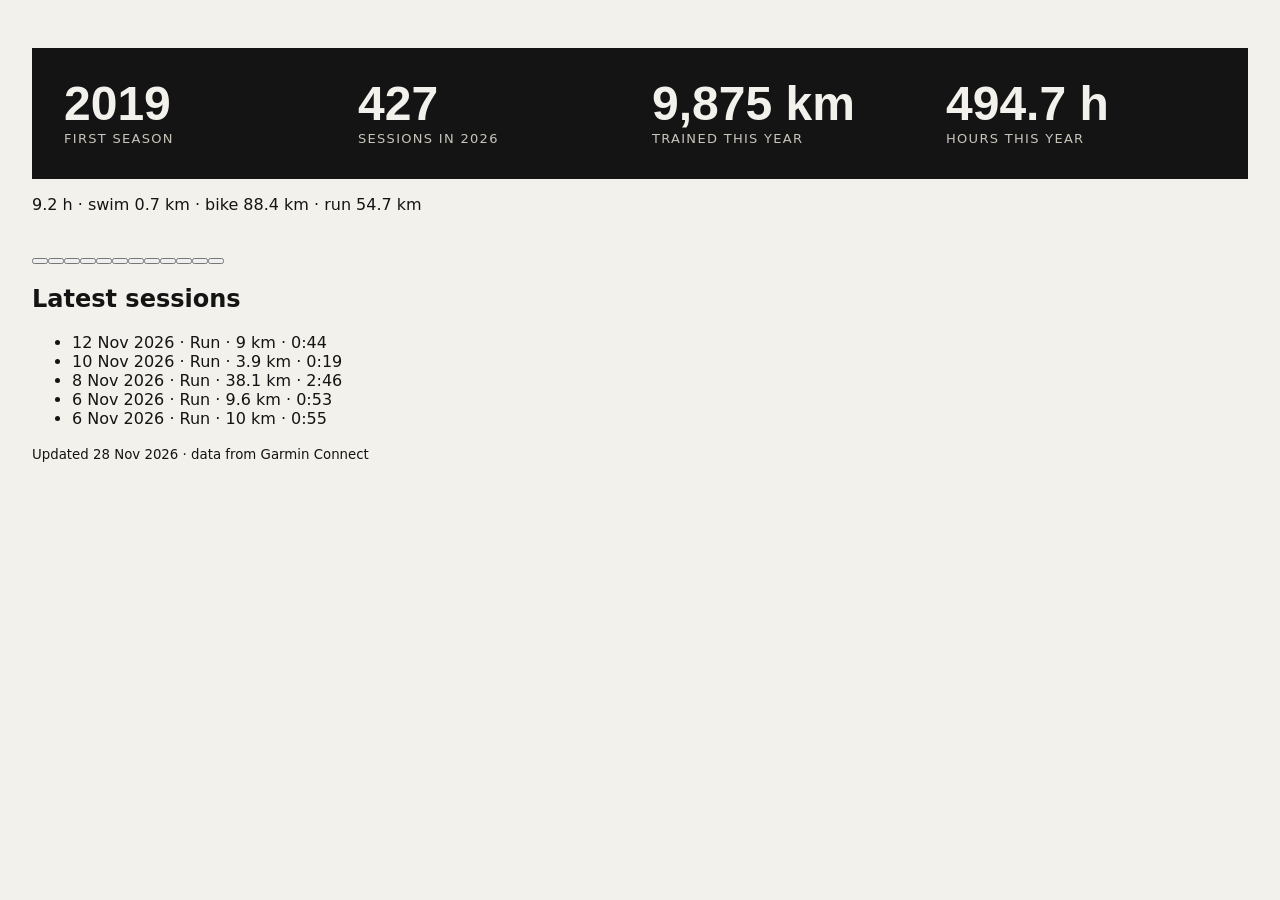
<file: site/example.html>
<!doctype html>
<html lang="en">
<head>
<meta charset="utf-8">
<meta name="viewport" content="width=device-width, initial-scale=1">
<title>stats-loader example</title>
<style>
  body { font-family: Inter, system-ui, sans-serif; background: #F3F1EB; color: #141414; margin: 0; padding: 48px 32px; }
  .band { background: #141414; color: #F3F1EB; padding: 32px; display: grid; grid-template-columns: repeat(auto-fit, minmax(180px, 1fr)); gap: 24px; }
  .num { font: 700 48px/1 "Barlow Condensed", sans-serif; display: block; }
  .lbl { font-size: 13px; text-transform: uppercase; letter-spacing: .1em; color: #C9C5BB; }
  .chart { color: #B83A0E; margin-top: 32px; }
</style>
</head>
<body>
  <!-- "By the numbers" band -->
  <section class="band" aria-label="By the numbers">
    <div><span class="num">2019</span><span class="lbl">First season</span></div>
    <div><span class="num" data-stat="ytd.total.count" data-format="int">–</span><span class="lbl">Sessions in <span data-stat="year">–</span></span></div>
    <div><span class="num" data-stat="ytd.total.km" data-format="km">–</span><span class="lbl">Trained this year</span></div>
    <div><span class="num" data-stat="ytd.total.hours" data-format="hours">–</span><span class="lbl">Hours this year</span></div>
  </section>

  <!-- "Typical week" card -->
  <p>
    <span data-stat="typicalWeek.hours" data-format="hours">–</span> ·
    swim <span data-stat="typicalWeek.swimKm" data-format="km">–</span> ·
    bike <span data-stat="typicalWeek.bikeKm" data-format="km">–</span> ·
    run <span data-stat="typicalWeek.runKm" data-format="km">–</span>
  </p>

  <div class="chart" data-stat-weekly></div>

  <h2>Latest sessions</h2>
  <ul data-stat-recent></ul>

  <p><small>Updated <span data-stat="updatedAt" data-format="date">–</span> · data from Garmin Connect</small></p>

  <script src="stats-loader.js" defer data-src="../data/stats.json"></script>
</body>
</html>
</file>
<file: site/css/tokens.css>
/* Generated by scripts/build-tokens.mjs from tokens/*.tokens.json. Do not edit by hand. */

:root, [data-theme="fc1"] {
  --brand-accent: #ff6b2c;
  --brand-accent-on-paper: #b8400c;
  --brand-accent-ink: #111112;
  --neutral-night: #0b0b0c;
  --neutral-raised: #131315;
  --neutral-deep: #1b1b1e;
  --neutral-chalk: #f2f1ec;
  --neutral-dust: #a3a29c;
  --neutral-bib: #111112;
  --neutral-pencil: #5d5c57;
  --neutral-paper-tint: rgba(17,17,18,0.05);
  --neutral-hairline-on-dark: rgba(242,241,236,0.14);
  --neutral-hairline-on-paper: rgba(17,17,18,0.15);
  --photo-tint: rgba(11,11,12,0);
  --font-display: "Archivo";
  --font-sans: "Barlow";
  --font-mono: "Space Mono";
}

:root[data-theme="fc2"], [data-theme="fc2"] {
  --brand-accent: #3ddc97;
  --brand-accent-on-paper: #1f8a5b;
  --brand-accent-ink: #0b1020;
  --neutral-night: #0b1020;
  --neutral-raised: #121a2e;
  --neutral-deep: #1b2540;
  --neutral-chalk: #eef3fb;
  --neutral-dust: #9aa6bf;
  --neutral-bib: #0b1020;
  --neutral-pencil: #4b5670;
  --neutral-paper-tint: rgba(11,16,32,0.05);
  --neutral-hairline-on-dark: rgba(238,243,251,0.14);
  --neutral-hairline-on-paper: rgba(11,16,32,0.15);
  --photo-tint: rgba(27,37,64,0.85);
  --font-display: "Oswald";
  --font-sans: "Inter";
  --font-mono: "JetBrains Mono";
}

:root {
  --color-bg-canvas: var(--neutral-night);
  --color-bg-raised: var(--neutral-raised);
  --color-bg-deep: var(--neutral-deep);
  --color-text-primary: var(--neutral-chalk);
  --color-text-muted: var(--neutral-dust);
  --color-text-on-accent: var(--brand-accent-ink);
  --color-accent-default: var(--brand-accent);
  --color-border-hairline: var(--neutral-hairline-on-dark);
  --space-stack: 24px;
  --space-cluster: 12px;
  --space-block: 56px;
  --radius-none: 0px;
  --radius-flag: 2px;
  --radius-pill: 999px;
}

.paper {
  --color-bg-canvas: var(--neutral-chalk);
  --color-bg-raised: var(--neutral-paper-tint);
  --color-bg-deep: var(--neutral-bib);
  --color-text-primary: var(--neutral-bib);
  --color-text-muted: var(--neutral-pencil);
  --color-text-on-accent: var(--neutral-chalk);
  --color-accent-default: var(--brand-accent-on-paper);
  --color-border-hairline: var(--neutral-hairline-on-paper);
}

:root {
  /* Legacy names for site/css/styles.css */
  --bg: var(--neutral-night);
  --bg2: var(--neutral-raised);
  --bg3: var(--neutral-deep);
  --line: var(--neutral-hairline-on-dark);
  --ink: var(--neutral-chalk);
  --muted: var(--neutral-dust);
  --paper: var(--neutral-chalk);
  --ink-dark: var(--neutral-bib);
  --muted-dark: var(--neutral-pencil);
  --line-dark: var(--neutral-hairline-on-paper);
  --accent: var(--brand-accent);
  --accent-ink: var(--brand-accent-ink);
  --accent-on-paper: var(--brand-accent-on-paper);
  --display: var(--font-display), "Arial Narrow", sans-serif;
  --sans: var(--font-sans), system-ui, -apple-system, "Segoe UI", Roboto, sans-serif;
  --mono: var(--font-mono), ui-monospace, Menlo, monospace;
}
</file>
<file: site/css/styles.css>
/* Fred Cerdeira — site styles */
/* Colours, fonts and the legacy --bg/--ink/--accent names come from tokens.css (generated from tokens/). */
:root {
  --nav-link:#d9d9d9;
  --gutter:clamp(20px, 4vw, 56px);
}
* { box-sizing:border-box; }
html { scroll-behavior:smooth; scroll-padding-top:72px; }
body { margin:0; background:var(--bg); color:var(--ink); font:400 17px/1.6 var(--sans); -webkit-font-smoothing:antialiased; }
img { max-width:100%; display:block; }
a { color:inherit; text-underline-offset:.2em; }
::selection { background:var(--accent); color:var(--accent-ink); }
html { scrollbar-color:var(--bg3) var(--bg); }
a:focus-visible, button:focus-visible { outline:2px solid var(--accent); outline-offset:3px; }
.paper a:focus-visible { outline-color:var(--accent-on-paper); }
h2, h3 { text-wrap:balance; }
p { text-wrap:pretty; }
.nw { white-space:nowrap; }
.wrap { max-width:1240px; margin:0 auto; padding-left:var(--gutter); padding-right:var(--gutter); }
.display { font-family:var(--display); font-weight:900; font-stretch:extra-condensed; text-transform:uppercase; line-height:.9; letter-spacing:0; margin:0; }
.mono { font-family:var(--mono); font-size:12px; letter-spacing:.14em; text-transform:uppercase; }
.eyebrow { display:flex; align-items:center; gap:12px; color:var(--accent); margin:0 0 24px; }
.eyebrow::before { content:""; width:28px; height:1px; background:currentColor; }
.paper .eyebrow { color:var(--accent-on-paper); }
.section { padding-top:clamp(80px, 12vw, 160px); padding-bottom:clamp(80px, 12vw, 160px); }
.pill { display:inline-flex; align-items:center; gap:8px; min-height:46px; padding:0 22px; border-radius:999px; font-weight:600; font-size:15px; text-decoration:none; transition:transform .2s, background .2s, color .2s; }
.pill:hover { transform:translateY(-2px); }
.pill-solid { background:var(--accent); color:var(--accent-ink); }
.pill-line { border:1px solid var(--line); color:var(--ink); background:rgba(11,11,12,.35); backdrop-filter:blur(6px); }
.pill-line:hover { border-color:var(--ink); }

/* nav */
.nav { position:fixed; inset:0 0 auto 0; z-index:50; transition:background .3s, border-color .3s; border-bottom:1px solid transparent; }
.nav.scrolled { background:rgba(11,11,12,.78); backdrop-filter:blur(12px); border-color:var(--line); }
.nav .wrap { height:64px; display:flex; align-items:center; justify-content:space-between; gap:24px; }
.nav .brand { white-space:nowrap; font-family:var(--display); font-weight:900; font-stretch:extra-condensed; font-size:24px; text-transform:uppercase; text-decoration:none; letter-spacing:.02em; }
.nav nav { display:flex; gap:24px; font-size:14px; }
.nav nav a { text-decoration:none; color:var(--nav-link); padding:10px 0; transition:color .2s; }
.nav nav a:hover { color:var(--accent); }
.menu-btn { display:none; width:44px; height:44px; border:1px solid var(--line); border-radius:999px; background:transparent; cursor:pointer; position:relative; flex:none; }
.menu-btn span { position:absolute; left:13px; right:13px; height:2px; background:var(--ink); transition:transform .25s, top .25s; }
.menu-btn span:first-child { top:17px; } .menu-btn span:last-child { top:25px; }
.nav.open .menu-btn span:first-child { top:21px; transform:rotate(45deg); }
.nav.open .menu-btn span:last-child { top:21px; transform:rotate(-45deg); }
/* hero */
.hero { position:relative; min-height:100svh; display:flex; flex-direction:column; justify-content:flex-end; overflow:hidden; isolation:isolate; }
.hero-bg { position:absolute; inset:-8% 0 0 0; z-index:-2; }
.hero-bg img { width:100%; height:100%; object-fit:cover; object-position:68% 40%; filter:grayscale(1) contrast(1.1) brightness(.85); will-change:transform; }
.hero::after { content:""; position:absolute; inset:0; z-index:-1; background:linear-gradient(90deg, rgba(11,11,12,.92) 0%, rgba(11,11,12,.55) 45%, rgba(11,11,12,.1) 75%), linear-gradient(0deg, rgba(11,11,12,1) 0%, rgba(11,11,12,.6) 30%, rgba(11,11,12,0) 60%); }
.hero-content { width:100%; padding-top:112px; padding-bottom:48px; display:grid; grid-template-columns:minmax(0,1.35fr) minmax(0,1fr); gap:28px 56px; align-items:end; }
.hero-side { display:flex; flex-direction:column; gap:24px; padding-bottom:12px; }
.hero h1 { font-size:clamp(52px, 7.6vw, 124px); }
.hero h1 .line { display:block; overflow:hidden; padding-bottom:.02em; white-space:nowrap; }
.hero h1 .line > span { display:block; }
.hero h1 .accent { color:var(--accent); }
.hero-name { margin:0; display:flex; flex-direction:column; align-items:flex-start; gap:10px; }
.hero-name b { font-family:var(--display); font-weight:900; font-stretch:extra-condensed; text-transform:uppercase; font-size:clamp(34px, 3.8vw, 45px); line-height:.9; padding-top:20px; position:relative; }
.hero-name b::before { content:""; position:absolute; inset:0 0 auto 0; height:2px; background:var(--accent); transform-origin:left; }
.js .hero-name b::before { transform:scaleX(0); transition:transform 1.1s cubic-bezier(.2,.8,.2,1) calc(var(--d, 0s) + .2s); }
.js .hero-name.in b::before { transform:none; }
.hero-name .mono { color:var(--muted); }
.hero p.lede { margin:0; max-width:526px; color:#e4e3dd; font-size:18px; text-shadow:0 1px 12px rgba(0,0,0,.6); }
.hero .ctas { display:flex; flex-wrap:wrap; gap:12px; }
.stats { background:rgba(11,11,12,.5); backdrop-filter:blur(6px); }
/* Hero scrim and stats strip follow the theme background. Browsers without color-mix keep the values above. */
@supports (color: color-mix(in srgb, red 50%, transparent)) {
  .hero::after { background:
    linear-gradient(90deg, color-mix(in srgb, var(--bg) 92%, transparent) 0%, color-mix(in srgb, var(--bg) 55%, transparent) 45%, color-mix(in srgb, var(--bg) 10%, transparent) 75%),
    linear-gradient(0deg, var(--bg) 0%, color-mix(in srgb, var(--bg) 60%, transparent) 30%, transparent 60%); }
  .stats { background:color-mix(in srgb, var(--bg) 50%, transparent); }
}
.stats .wrap { display:grid; grid-template-columns:repeat(5, minmax(0,1fr)); }
.stat { padding:20px 20px 22px; display:flex; flex-direction:column; justify-content:space-between; gap:6px; }
.stat:first-child { padding-left:0; }
.stat .mono { color:var(--muted); }
.stat b { font:600 28px/1 var(--sans); font-variant-numeric:tabular-nums; }
.stat small { font:400 11px var(--mono); color:var(--muted); letter-spacing:.08em; text-transform:uppercase; margin-left:6px; }

/* story */
.story-grid { display:grid; grid-template-columns:1.1fr 1fr; gap:clamp(32px, 6vw, 96px); align-items:end; }
.big { font-size:clamp(56px, 8vw, 128px); }
.story-photo { overflow:hidden; aspect-ratio:4/5; }
.story-photo img { width:100%; height:105%; object-fit:cover; object-position:50% 30%; filter:grayscale(1) contrast(1.05); will-change:transform; }
.timeline { margin:72px 0 0; padding:0; list-style:none; display:grid; grid-template-columns:repeat(3, minmax(0,1fr)); }
.timeline li { position:relative; padding:28px 28px 0 0; }
.timeline li + li { padding-left:28px; }
/* progress rule: --t (0–1) is set from scroll by motion.js; unset means fully drawn */
.timeline li::before, .timeline li::after { content:""; position:absolute; top:0; left:0; right:28px; height:1px; background:var(--line); }
.timeline li::after { height:2px; background:var(--accent); transform:scaleX(var(--t, 1)); transform-origin:left; }
.timeline li + li::before, .timeline li + li::after { left:28px; }
.timeline h3 { font:600 26px/1.15 var(--sans); margin:12px 0 10px; letter-spacing:-.01em; }
.timeline p { margin:0; color:var(--muted); font-size:15px; }

/* results (paper) */
.paper { background:var(--paper); color:var(--ink-dark); }
.paper .muted { color:var(--muted-dark); }

.results { margin-top:56px; scroll-margin-top:24px; display:flex; flex-direction:column; gap:24px; }
.filters { display:flex; flex-wrap:wrap; align-items:center; gap:8px; }
.chip { font:600 14px var(--sans); min-height:40px; padding:0 16px; border-radius:999px; border:1px solid var(--line-dark); background:transparent; color:var(--ink-dark); cursor:pointer; display:inline-flex; align-items:center; gap:8px; transition:background .2s, color .2s, border-color .2s; }
.chip:hover { border-color:var(--ink-dark); }
.chip[aria-pressed="true"] { background:var(--ink-dark); color:var(--paper); border-color:var(--ink-dark); }
.chip span { font:400 11px var(--mono); opacity:.7; }
.chip:focus-visible { outline:2px solid var(--accent-on-paper); outline-offset:2px; }
/* results: ordered list of races, each a heading + description list, laid out as a grid */
.res { --res-cols:12% minmax(0,1fr) 10% 11% 10% 15% 12%; }
.res-head, .res-row { display:grid; grid-template-columns:var(--res-cols); column-gap:16px; align-items:center; }
.res-head { padding:12px 0; border-bottom:1px solid var(--ink-dark); font:400 11px var(--mono); letter-spacing:.14em; text-transform:uppercase; color:var(--muted-dark); }
.res-list { list-style:none; margin:0; padding:0; }
.res-row { padding:18px 0; border-bottom:1px solid var(--line-dark); font-size:15px; line-height:1.45; font-variant-numeric:tabular-nums; animation:rowin .45s cubic-bezier(.2,.7,.2,1) both; }
.res-row h3 { grid-area:1 / 2; margin:0; font:600 16px/1.35 var(--sans); }
.res-row .loc { display:block; font-size:13px; font-weight:400; color:var(--muted-dark); margin-top:2px; }
.res-row .flag { display:inline-block; width:14px; height:10px; margin-right:6px; vertical-align:0; border-radius:2px; overflow:hidden; box-shadow:0 0 0 1px rgba(17,17,18,.12); }
.res-row .flag svg { display:block; width:100%; height:100%; }
.res-row dl { display:contents; }
.res-row dl > div { display:contents; }
.res-row dd { margin:0; }
.res-row dt { position:absolute; width:1px; height:1px; overflow:hidden; clip:rect(0 0 0 0); white-space:nowrap; }
.res-row .f-date > dd { grid-area:1 / 1; } .res-row .f-disc > dd { grid-area:1 / 3; } .res-row .f-dist > dd { grid-area:1 / 4; }
.res-row .f-time > dd { grid-area:1 / 5; font-weight:700; } .res-row .f-det > dd { grid-area:1 / 6; } .res-row .f-place > dd { grid-area:1 / 7; }
.res-empty { display:block; color:var(--muted-dark); }
.res-row.is-podium .f-place > dd { color:var(--accent-on-paper); font-weight:700; }
.res-row.is-podium .f-place > dd::before { content:""; display:inline-block; width:7px; height:7px; border-radius:50%; background:currentColor; margin-right:7px; vertical-align:2px; }
.res-row.is-top10 .f-place > dd { font-weight:700; }
.res-row.is-hidden { display:none; }
.res-more { display:flex; align-items:center; gap:16px; }
.res-more[hidden] { display:none; }
.res-more button { font:600 15px var(--sans); min-height:46px; padding:0 22px; border-radius:999px; border:1px solid var(--ink-dark); background:transparent; color:var(--ink-dark); cursor:pointer; transition:background .2s, color .2s; }
.res-more button:hover { background:var(--ink-dark); color:var(--paper); }
.res-more .mono { color:var(--muted-dark); }
.res-row .nl { display:block; }
.res-row .ag { display:block; margin-top:2px; font-size:12px; color:var(--muted-dark); letter-spacing:.02em; }

/* never let the page scroll sideways */
body { overflow-x:clip; }

/* partners */
.partners { margin:56px 0 0; padding:0; list-style:none; display:grid; grid-template-columns:repeat(5, minmax(0,1fr)); gap:16px; }
.partner { display:flex; flex-direction:column; justify-content:space-between; gap:40px; min-height:180px; padding:24px; position:relative; background:rgba(17,17,18,.05); color:var(--ink-dark); text-decoration:none; transition:background .25s, color .25s; }
.partner .mono { color:var(--muted-dark); }
.partner img { max-width:100%; height:auto; max-height:66px; object-fit:contain; position:absolute; top:22%; bottom:0; left:0; right:0; margin:auto; }
.partner svg { max-width:min(180px, 80%); position:absolute; top:22%; bottom:0; left:0; right:0; margin:auto; } /* keeps wide wordmarks in balance with the others */
.partner:hover, .partner:focus-visible { background:var(--ink-dark); color:var(--paper); }
.partner:hover .mono, .partner:focus-visible .mono { color:var(--muted); }
.partner img { filter:brightness(0) contrast(1.4); } /* raster logo (Darefore): solid ink, crisper edges, like the SVG logos */
.partner:hover img, .partner:focus-visible img { filter:brightness(0) invert(1); } /* raster logos turn light on the dark hover state */

/* utilities that replace former inline styles */
.muted { color:var(--muted); }
.text-accent { color:var(--accent); }
.intro { color:var(--muted); font-size:20px; max-width:34rem; margin:32px 0 0; }
.intro + .intro { margin-top:16px; }
.paper .intro { color:var(--muted-dark); }
.intro-wide { max-width:747px; }
.intro-655 { max-width:655px; }
.intro-small { max-width:36rem; }
.section-alt { background:var(--bg2); }
.section.flush-bottom { padding-bottom:0; }
.notfound { position:relative; min-height:100svh; display:flex; align-items:flex-end; padding:120px 0 clamp(56px, 8vw, 96px); overflow:hidden; isolation:isolate; }
.notfound > .wrap { width:100%; }
.notfound > img { position:absolute; inset:0; z-index:-2; width:100%; height:100%; object-fit:cover; filter:grayscale(1); opacity:.45; }
.notfound::after { content:""; position:absolute; inset:0; z-index:-1; background:linear-gradient(0deg, var(--bg) 0%, rgba(11,11,12,.7) 40%, rgba(11,11,12,.25) 100%); }
.notfound .mono { margin:40px 0 0; color:var(--muted); }
.colophon { display:flex; flex-wrap:wrap; align-items:center; gap:16px 32px; margin:96px 0 0; padding-top:24px; border-top:1px solid var(--line); color:var(--muted); }
.colophon p { margin:0; }
.visually-hidden { position:absolute; width:1px; height:1px; overflow:hidden; clip:rect(0 0 0 0); white-space:nowrap; }
.nav-cta { min-height:38px; padding:0 18px; font-size:14px; }
.trail-fig { margin:0; position:relative; }
.hero h1 .line:nth-child(1) > span { --i:0; } .hero h1 .line:nth-child(2) > span { --i:1; } .hero h1 .line:nth-child(3) > span { --i:2; } .hero h1 .line:nth-child(4) > span { --i:3; } .hero h1 .line:nth-child(5) > span { --i:4; }
.weekly { display:flex; align-items:flex-end; gap:6px; height:120px; }
.weekly > * { flex:1; min-height:2px; background:currentColor; }
.weekly > button { align-self:stretch; border:0; padding:0; border-radius:0; color:inherit; cursor:pointer; background:linear-gradient(currentColor, currentColor) bottom / 100% max(2px, var(--h)) no-repeat; }
.weekly.is-active > button:not(.on) { opacity:.3; }
.tile .week-detail { color:var(--ink); font-variant-numeric:tabular-nums; }
.tile .eq { display:block; margin-top:4px; color:var(--accent); }

/* reveal delays */
.d-06 { --d:.06s; } .d-08 { --d:.08s; } .d-1 { --d:.1s; } .d-12 { --d:.12s; } .d-14 { --d:.14s; } .d-15 { --d:.15s; } .d-16 { --d:.16s; } .d-18 { --d:.18s; } .d-22 { --d:.22s; } .d-24 { --d:.24s; } .d-32 { --d:.32s; } .d-55 { --d:.55s; } .d-7 { --d:.7s; } .d-85 { --d:.85s; }

/* image framing */
.op-70-70 { object-position:70% 70%; } .op-74-50, .story-photo img.op-74-50 { object-position:74% 50%; } .story-photo img.full { height:100%; will-change:auto; } /* whole photo visible, no parallax crop */ .op-70-50 { object-position:70% 50%; } .op-50-92 { object-position:50% 92%; } .op-50-35 { object-position:50% 35%; } .op-50-30 { object-position:50% 30%; } .op-50-20 { object-position:50% 20%; } .op-45-40 { object-position:45% 40%; } .op-40-30 { object-position:40% 30%; }

@media (max-width: 1023px) {
  .partners { grid-template-columns:repeat(2, minmax(0,1fr)); }
  .res-head { display:none; }
  .res-row { grid-template-columns:repeat(2, minmax(0,1fr)); gap:14px 20px; padding:22px 0; align-items:start; }
  .res-row h3 { grid-area:auto; grid-column:1 / -1; font-size:19px; line-height:1.25; }
  .res-row dl > div { display:flex; flex-direction:column; gap:3px; font-size:15px; }
  .res-row dt { position:static; width:auto; height:auto; overflow:visible; clip:auto; font:400 11px var(--mono); letter-spacing:.12em; text-transform:uppercase; color:var(--muted-dark); }
  .res-row dl > div > dd { grid-area:auto; }
}
@keyframes rowin { from { opacity:0; transform:translateY(8px); } to { opacity:1; transform:none; } }
@media (prefers-reduced-motion: reduce) { .res-row { animation:none; } }

.buildup { margin:56px 0 0; padding:0; list-style:none; display:grid; grid-template-columns:repeat(3, minmax(0,1fr)); gap:16px 28px; }
.buildup li { padding:24px 0 0; border-top:1px solid var(--line); display:flex; flex-direction:column; gap:8px; }
.buildup b { font:extra-condensed 900 24px/1 var(--display); text-transform:uppercase; }

/* training */
.train-grid { margin-top:16px; display:grid; grid-template-columns:repeat(3, minmax(0,1fr)); gap:clamp(16px, 2vw, 32px) clamp(32px, 6vw, 88px); }
.tile { background:none; padding:clamp(24px, 3vw, 40px); display:flex; flex-direction:column; gap:12px; min-height:220px; }
.tile { container-type:inline-size; }
.tile .num { font:extra-condensed 900 min(32cqi, 128px)/1 var(--display); white-space:nowrap; } /* shrunk by motion.js if a value is too long */
.tile .mono { color:var(--muted); }
.tile p { margin:0; color:var(--muted); }
.tile p:not(.mono) { font-size:15px; line-height:1.45; }
.paper .tile .mono, .paper .tile p { color:var(--muted-dark); }
.tile.wide { grid-column:span 2; }
.weekly { color:var(--accent); flex:1; min-height:120px; }
.recent { margin:0; padding:0; list-style:none; font:400 14px/1.5 var(--mono); }
.recent li { padding:10px 0; border-bottom:1px solid var(--line); }

/* trail */
.trail-fig figcaption a { color:var(--ink); text-decoration:none; } .trail-fig figcaption a:hover { color:var(--accent); text-decoration:underline; }
.trail-fig figcaption { position:absolute; left:0; bottom:0; padding:8px 12px; font:400 11px var(--mono); letter-spacing:.08em; text-transform:uppercase; background:rgba(11,11,12,.7); }
.train-grid .tile { padding-left:0; padding-right:0; }
.trail-grid { grid-template-columns:repeat(4, minmax(0,1fr)); }
.trail-grid .tile { min-height:0; }

/* gallery */
.gallery { display:grid; grid-template-columns:repeat(4, minmax(0, 1fr)); grid-auto-rows:240px; grid-auto-flow:dense; gap:8px; }
.gallery figure { margin:0; position:relative; overflow:hidden; background:var(--bg3); }
.gallery img { width:100%; height:100%; object-fit:cover; filter:grayscale(1) contrast(1.05); transform:scale(1.04); transition:filter .5s, transform .8s cubic-bezier(.2,.7,.2,1); }
.gallery figure:hover img { filter:none; transform:scale(1); }

/* photo tint: colours the grey photos with the theme's --photo-tint (transparent in fc1) */
.story-photo, .gallery figure { position:relative; isolation:isolate; }
.hero-bg::after, .story-photo::after, .gallery figure::after { content:""; position:absolute; inset:0; background:var(--photo-tint); mix-blend-mode:color; pointer-events:none; }
.trail-fig figcaption, .gallery figcaption { z-index:1; }
.gallery figure::after { transition:opacity .5s; }
.gallery figure:hover::after { opacity:0; }
.gallery figcaption { position:absolute; left:0; bottom:0; padding:8px 12px; font:400 11px var(--mono); letter-spacing:.08em; text-transform:uppercase; background:rgba(11,11,12,.7); }
.g-wide { grid-column:span 2; grid-row:span 2; }
.g-tall { grid-row:span 2; }

/* footer */
footer h2 { font-size:clamp(64px, 12vw, 200px); }
.links { display:flex; flex-wrap:wrap; gap:12px; margin-top:40px; }
.pill .icon { width:18px; height:18px; flex:none; }
.copy-email { font:inherit; font-weight:600; font-size:15px; justify-content:center; cursor:pointer; user-select:text; }
.copy-email [hidden] { display:none; }
.see-all { margin:40px 0 0; }
.theme-switch { display:inline-flex; align-items:center; gap:12px; margin-left:auto; }
.theme-select { position:relative; display:inline-flex; }
.theme-select::after { content:""; position:absolute; right:14px; top:50%; width:6px; height:6px; margin-top:-5px; border-right:1.5px solid currentColor; border-bottom:1.5px solid currentColor; transform:rotate(45deg); pointer-events:none; color:var(--ink); }
.theme-select select { appearance:none; -webkit-appearance:none; font:inherit; letter-spacing:inherit; text-transform:inherit; color:var(--ink); background:transparent; border:1px solid var(--line); border-radius:999px; padding:9px 36px 9px 14px; cursor:pointer; }
.theme-select select:hover { border-color:var(--ink); }
.theme-select select:focus-visible { outline:2px solid var(--accent); outline-offset:3px; }
.theme-select option { background:var(--bg); color:var(--ink); }

/* reveal */
.js [data-reveal] { opacity:0; transform:translateY(28px); transition:opacity .9s cubic-bezier(.2,.7,.2,1), transform .9s cubic-bezier(.2,.7,.2,1); transition-delay:var(--d, 0s); }
.js [data-reveal].in { opacity:1; transform:none; }
.js .hero h1 .line > span { transform:translateY(105%); transition:transform 1.1s cubic-bezier(.2,.8,.2,1); transition-delay:calc(var(--i) * 90ms + 150ms); }
.js .hero.ready h1 .line > span { transform:none; }

/* edge glow */
body::after { content:""; position:fixed; inset:0; z-index:100; pointer-events:none;
  border-top:2px solid rgba(255,107,44,.85); border-bottom:2px solid rgba(255,107,44,.85);
  background:
    linear-gradient(180deg, rgba(255,107,44,.38) 0, rgba(255,107,44,.12) 34px, rgba(255,107,44,0) 110px),
    linear-gradient(0deg, rgba(255,107,44,.38) 0, rgba(255,107,44,.12) 34px, rgba(255,107,44,0) 110px);
  animation: edgeglow 3.2s ease-in-out infinite alternate; }
@keyframes edgeglow { from { opacity:.65; } to { opacity:1; } }
/* Glow follows the theme accent. Browsers without color-mix keep the orange above. */
@supports (color: color-mix(in srgb, red 50%, transparent)) {
  body::after {
    --glow-edge:color-mix(in srgb, var(--accent) 85%, transparent);
    --glow-near:color-mix(in srgb, var(--accent) 38%, transparent);
    --glow-mid:color-mix(in srgb, var(--accent) 12%, transparent);
    border-top-color:var(--glow-edge); border-bottom-color:var(--glow-edge);
    background:
      linear-gradient(180deg, var(--glow-near) 0, var(--glow-mid) 34px, transparent 110px),
      linear-gradient(0deg, var(--glow-near) 0, var(--glow-mid) 34px, transparent 110px);
  }
}

@media (prefers-reduced-motion: reduce) {
  html { scroll-behavior:auto; }
  .js [data-reveal], .js .hero h1 .line > span, .js .hero-name b::before { opacity:1 !important; transform:none !important; transition:none !important; }
  .hero-bg img, .story-photo img, .pill:hover { transform:none !important; }
  body::after { animation:none; }
  .gallery img, .gallery figure:hover img { transform:none !important; transition:filter .3s; }
  .menu-btn span { transition:none; }
}
@media (max-width: 960px) {
  .menu-btn { display:inline-block; }
  .nav .nav-cta { margin-left:auto; }
  .nav .wrap { gap:12px; }
  .nav nav { display:none; position:absolute; top:64px; left:0; right:0; flex-direction:column; gap:0; padding:8px var(--gutter) 24px; background:var(--bg); border-bottom:1px solid var(--line); font-size:22px; }
  .nav nav a { padding:14px 0; border-bottom:1px solid var(--line); color:var(--ink); font-family:var(--display); font-weight:900; font-stretch:extra-condensed; text-transform:uppercase; letter-spacing:.01em; }
  .nav nav a:last-child { border-bottom:0; }
  .nav.open { background:rgba(11,11,12,.97); border-color:var(--line); }
  .nav.open nav { display:flex; }
  .hero-content { grid-template-columns:1fr; }
  .stats .wrap { grid-template-columns:repeat(2, minmax(0,1fr)); }
  .stat, .stat:first-child { padding-left:0; }
  .stat:nth-child(even) { padding-left:20px; }
  .story-grid { grid-template-columns:1fr; }
  .timeline, .buildup, .train-grid, .trail-grid { grid-template-columns:1fr; }
  .partners { grid-template-columns:1fr; gap:12px; }
  .partner { min-height:140px; padding:20px; }
  .partner b { font-size:24px; overflow-wrap:anywhere; }
  .timeline li + li { padding-left:0; padding-top:24px; margin-top:24px; }
  .timeline li::before, .timeline li::after, .timeline li + li::before, .timeline li + li::after { left:0; right:0; }
  .tile.wide { grid-column:auto; }
  .gallery { grid-template-columns:repeat(2, minmax(0, 1fr)); grid-auto-rows:180px; }
}

/* Personal records */
.hl { margin:56px 0 0; }
.hl-list { list-style:none; margin:24px 0 0; padding:0; display:grid; grid-template-columns:repeat(3, minmax(0,1fr)); gap:0 32px; }
.hl-list li { border-top:2px solid var(--ink-dark); padding-top:18px; display:flex; flex-direction:column; gap:10px; }
.hl-list li.lead { border-top-color:var(--accent-on-paper); }
.hl-list .mono { color:var(--muted-dark); }
.hl-list li.lead .mono { color:var(--accent-on-paper); }
.hl-list b { font:extra-condensed 900 clamp(32px, 3.6vw, 52px)/.92 var(--display); text-transform:uppercase; letter-spacing:.005em; }
.hl-list p { margin:0; color:var(--muted-dark); font-size:15px; line-height:1.45; }
.hl-list p strong { color:var(--ink-dark); font-weight:600; }
@media (max-width:960px) { .hl-list { grid-template-columns:1fr; gap:28px; } .hl-list b { font-size:44px; } }
.prs { margin:56px 0 72px; }
.sub-title { margin:0; font:extra-condensed 900 clamp(24px, 2.4vw, 32px)/1 var(--display); text-transform:uppercase; letter-spacing:.02em; }
.pr-grid { grid-template-columns:repeat(5, minmax(0,1fr)); gap:40px; }
.pr-grid .tile { min-height:0; padding-top:0; padding-bottom:0; }
.pr-grid .tile .num { font-size:24cqi; }
.pr-grid .when { display:block; }
@media (max-width:1000px) { .pr-grid { grid-template-columns:repeat(3, minmax(0,1fr)); } }
@media (max-width:640px) { .pr-grid { grid-template-columns:repeat(2, minmax(0,1fr)); gap:16px 24px; } }
</file>
